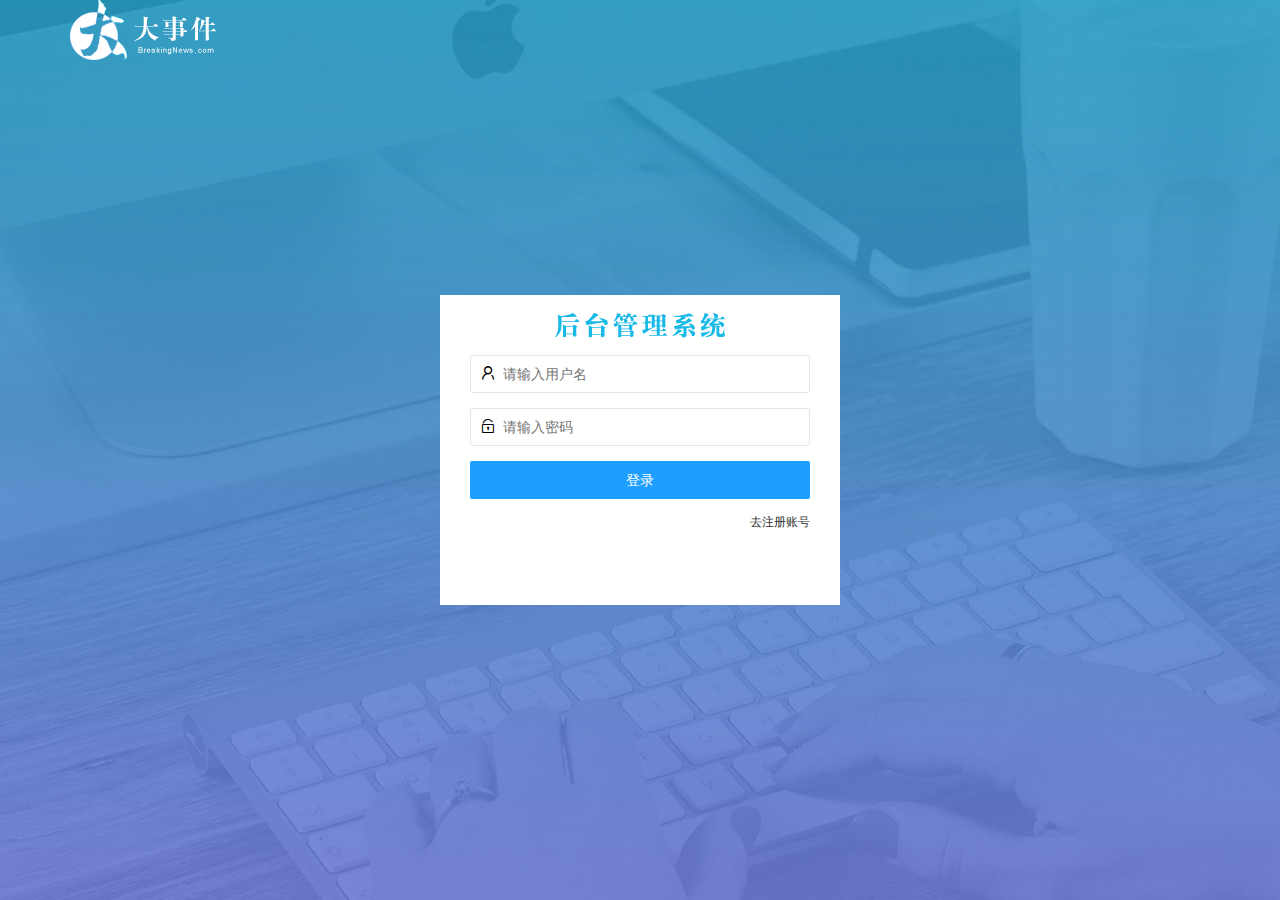
<file: login.html>
<!DOCTYPE html>
<html lang="en">

<head>
    <meta charset="UTF-8">
    <meta http-equiv="X-UA-Compatible" content="IE=edge">
    <meta name="viewport" content="width=device-width, initial-scale=1.0">
    <title>大事件-登录/注册</title>
    <link rel="stylesheet" href="assets/css/login.css">
    <!-- 导入layui样式 -->
    <link rel="stylesheet" href="/assets/lib/layui/css/layui.css">
</head>

<body>
    <!-- 头部的logo区域 -->
    <div class="layui-main">
        <img src="/assets/images/logo.png" alt="" />
    </div>
    <!-- 登录注册区域 -->
    <div class="loginAndRegBox">
        <div class="title-box"></div>
        <!-- 登录的div -->
        <div class="login-box">
            <!-- 登录的表单 -->
            <form class="layui-form" id="from_login">
                <!-- 用户名 -->
                <div class="layui-form-item">
                    <i class="layui-icon layui-icon-username"></i>
                    <input type="text" name="username" required lay-verify="required" placeholder="请输入用户名"
                        autocomplete="off" class="layui-input">
                </div>
                <!-- 用户密码 -->
                <div class="layui-form-item">
                    <i class="layui-icon layui-icon-password"></i>
                    <input type="password" name="password" required lay-verify="required|pwd" placeholder="请输入密码"
                        autocomplete="off" class="layui-input">
                </div>
                <!-- 登录按钮 -->
                <div class="layui-form-item">
                    <!-- 注意：表单提交按钮和普通的按钮的区别，就是lay-submit lay-filter属性 -->
                    <button class="layui-btn layui-btn-fluid layui-btn-normal" lay-submit>登录</button>
                </div>
                <div class="layui-form-item links">
                    <a href="javascript:;" id="link_reg">去注册账号</a>
                </div>
            </form>
            
        </div>
        <!-- 注册的div -->
        <div class="reg-box">
            <!-- 注册的表单 -->
            <form class="layui-form" id="from_reg">
                <!-- 用户名 -->
                <div class="layui-form-item">
                    <i class="layui-icon layui-icon-username"></i>
                    <input type="text" name="username" required lay-verify="required" placeholder="请输入用户名"
                        autocomplete="off" class="layui-input">
                </div>
                <!-- 用户密码 -->
                <div class="layui-form-item">
                    <i class="layui-icon layui-icon-password"></i>
                    <input type="password" name="password" required lay-verify="required|pwd" placeholder="请输入密码"
                        autocomplete="off" class="layui-input">
                </div>
                <!-- 密码确认框 -->
                <div class="layui-form-item">
                    <i class="layui-icon layui-icon-password"></i>
                    <input type="password" name="password" required lay-verify="required|pwd|repwd" placeholder="再次确认密码"
                        autocomplete="off" class="layui-input">
                </div>
                <!-- 注册按钮 -->
                <div class="layui-form-item">
                    <!-- 注意：表单提交按钮和普通的按钮的区别，就是lay-submit lay-filter属性 -->
                    <button class="layui-btn layui-btn-fluid layui-btn-normal" lay-submit>注册</button>
                </div>
                <div class="layui-form-item links">
                    <a href="javascript:;" id="link_login">去登录</a>
                </div>
            </form>
            
        </div>

    </div>
    <script src="/assets/lib/layui/layui.all.js"></script>
    <script src="/assets/lib/jquery.js"></script>
    <script src="/assets/js/baseAPI.js"></script>
    <script src="/assets/js/login.js"></script>
</body>

</html>
</file>
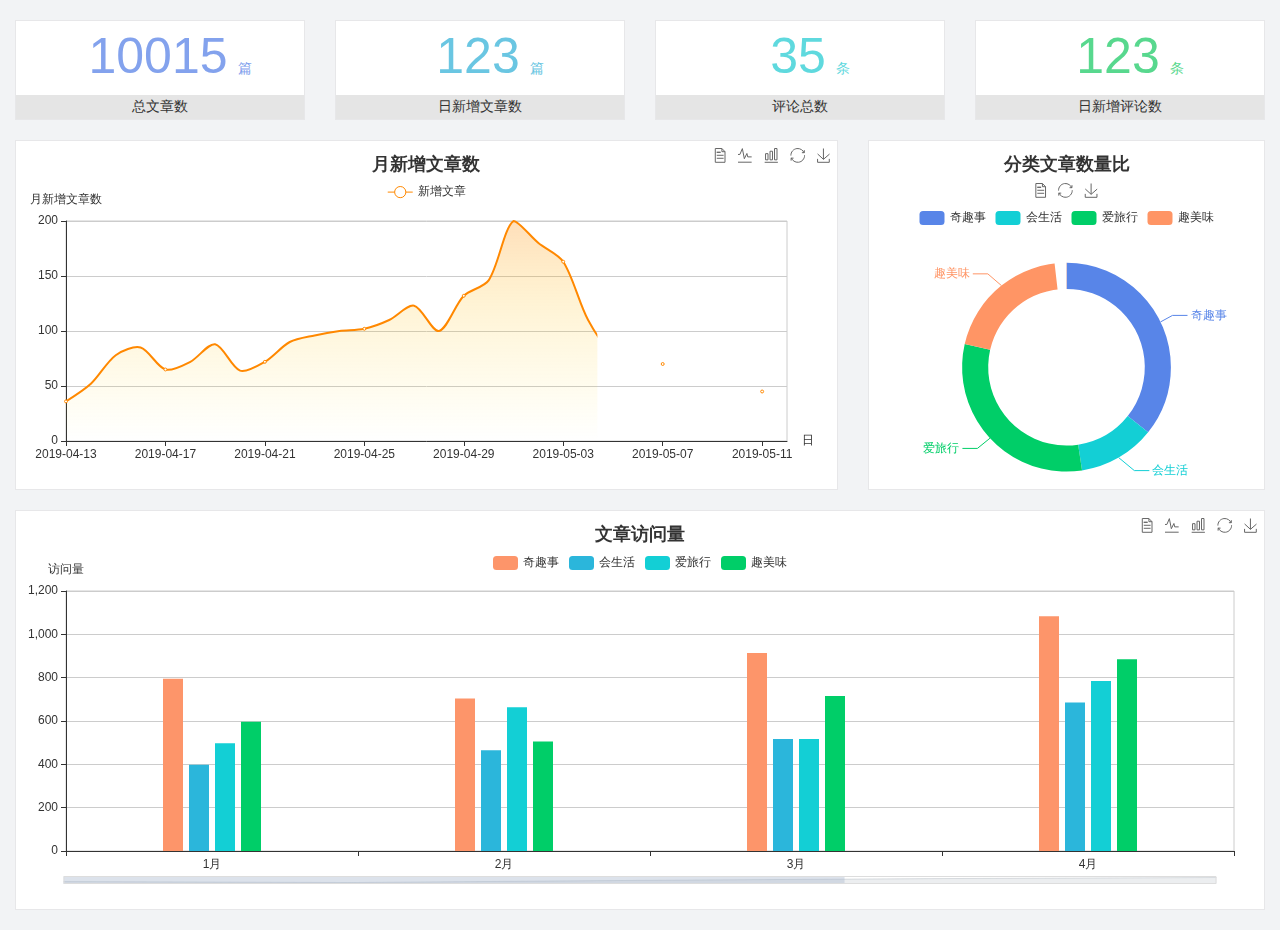
<file: home/dashboard.html>
<!DOCTYPE html>
<html lang="en">

<head>
  <meta charset="UTF-8">
  <meta name="viewport" content="width=device-width, initial-scale=1.0">
  <meta http-equiv="X-UA-Compatible" content="ie=edge">
  <title>图表统计</title>
  <link rel="stylesheet" href="../../assets/lib/bootstrap.css" />
  <link rel="stylesheet" href="../../assets/lib/main.css" />
  <script src="../../assets/lib/jquery.js"></script>
  <script type="text/javascript" src="../../assets/lib/echarts.min.js"></script>
</head>

<body>
  <div class="container-fluid">
    <div class="row spannel_list">
      <div class="col-sm-3 col-xs-6">
        <div class="spannel">
          <em>10015</em><span>篇</span>
          <b>总文章数</b>
        </div>
      </div>
      <div class="col-sm-3 col-xs-6">
        <div class="spannel scolor01">
          <em>123</em><span>篇</span>
          <b>日新增文章数</b>
        </div>
      </div>
      <div class="col-sm-3 col-xs-6">
        <div class="spannel scolor02">
          <em>35</em><span>条</span>
          <b>评论总数</b>
        </div>
      </div>
      <div class="col-sm-3 col-xs-6">
        <div class="spannel scolor03">
          <em>123</em><span>条</span>
          <b>日新增评论数</b>
        </div>
      </div>
    </div>
  </div>

  <div class="container-fluid">
    <div class="row curve-pie">
      <div class="col-lg-8 col-md-8">
        <div class="gragh_pannel" id="curve_show"></div>
      </div>
      <div class="col-lg-4 col-md-4">
        <div class="gragh_pannel" id="pie_show"></div>
      </div>
    </div>
  </div>

  <div class="container-fluid">
    <div class="column_pannel" id="column_show"></div>
  </div>

  <script>
    var oChart = echarts.init(document.getElementById('curve_show'));
    var aList_all = [
      { 'count': 36, 'date': '2019-04-13' },
      { 'count': 52, 'date': '2019-04-14' },
      { 'count': 78, 'date': '2019-04-15' },
      { 'count': 85, 'date': '2019-04-16' },
      { 'count': 65, 'date': '2019-04-17' },
      { 'count': 72, 'date': '2019-04-18' },
      { 'count': 88, 'date': '2019-04-19' },
      { 'count': 64, 'date': '2019-04-20' },
      { 'count': 72, 'date': '2019-04-21' },
      { 'count': 90, 'date': '2019-04-22' },
      { 'count': 96, 'date': '2019-04-23' },
      { 'count': 100, 'date': '2019-04-24' },
      { 'count': 102, 'date': '2019-04-25' },
      { 'count': 110, 'date': '2019-04-26' },
      { 'count': 123, 'date': '2019-04-27' },
      { 'count': 100, 'date': '2019-04-28' },
      { 'count': 132, 'date': '2019-04-29' },
      { 'count': 146, 'date': '2019-04-30' },
      { 'count': 200, 'date': '2019-05-01' },
      { 'count': 180, 'date': '2019-05-02' },
      { 'count': 163, 'date': '2019-05-03' },
      { 'count': 110, 'date': '2019-05-04' },
      { 'count': 80, 'date': '2019-05-05' },
      { 'count': 82, 'date': '2019-05-06' },
      { 'count': 70, 'date': '2019-05-07' },
      { 'count': 65, 'date': '2019-05-08' },
      { 'count': 54, 'date': '2019-05-09' },
      { 'count': 40, 'date': '2019-05-10' },
      { 'count': 45, 'date': '2019-05-11' },
      { 'count': 38, 'date': '2019-05-12' },
    ];

    let aCount = [];
    let aDate = [];

    for (var i = 0; i < aList_all.length; i++) {
      aCount.push(aList_all[i].count);
      aDate.push(aList_all[i].date);
    }

    var chartopt = {
      title: {
        text: '月新增文章数',
        left: 'center',
        top: '10'
      },
      tooltip: {
        trigger: 'axis'
      },
      legend: {
        data: ['新增文章'],
        top: '40'
      },
      toolbox: {
        show: true,
        feature: {
          mark: { show: true },
          dataView: { show: true, readOnly: false },
          magicType: { show: true, type: ['line', 'bar'] },
          restore: { show: true },
          saveAsImage: { show: true }
        }
      },
      calculable: true,
      xAxis: [
        {
          name: '日',
          type: 'category',
          boundaryGap: false,
          data: aDate
        }
      ],
      yAxis: [
        {
          name: '月新增文章数',
          type: 'value'
        }
      ],
      series: [
        {
          name: '新增文章',
          type: 'line',
          smooth: true,
          itemStyle: { normal: { areaStyle: { type: 'default' }, color: '#f80' }, lineStyle: { color: '#f80' } },
          data: aCount
        }],
      areaStyle: {
        normal: {
          color: new echarts.graphic.LinearGradient(0, 0, 0, 1, [{
            offset: 0,
            color: 'rgba(255,136,0,0.39)'
          }, {
            offset: .34,
            color: 'rgba(255,180,0,0.25)'
          }, {
            offset: 1,
            color: 'rgba(255,222,0,0.00)'
          }])

        }
      },
      grid: {
        show: true,
        x: 50,
        x2: 50,
        y: 80,
        height: 220
      }
    };

    oChart.setOption(chartopt);


    var oPie = echarts.init(document.getElementById('pie_show'));
    var oPieopt =
    {
      title: {
        top: 10,
        text: '分类文章数量比',
        x: 'center'
      },
      tooltip: {
        trigger: 'item',
        formatter: "{a} <br/>{b} : {c} ({d}%)"
      },
      color: ['#5885e8', '#13cfd5', '#00ce68', '#ff9565'],
      legend: {
        x: 'center',
        top: 65,
        data: ['奇趣事', '会生活', '爱旅行', '趣美味']
      },
      toolbox: {
        show: true,
        x: 'center',
        top: 35,
        feature: {
          mark: { show: true },
          dataView: { show: true, readOnly: false },
          magicType: {
            show: true,
            type: ['pie', 'funnel'],
            option: {
              funnel: {
                x: '25%',
                width: '50%',
                funnelAlign: 'left',
                max: 1548
              }
            }
          },
          restore: { show: true },
          saveAsImage: { show: true }
        }
      },
      calculable: true,
      series: [
        {
          name: '访问来源',
          type: 'pie',
          radius: ['45%', '60%'],
          center: ['50%', '65%'],
          data: [
            { value: 300, name: '奇趣事' },
            { value: 100, name: '会生活' },
            { value: 260, name: '爱旅行' },
            { value: 180, name: '趣美味' }
          ]
        }
      ]
    };
    oPie.setOption(oPieopt);



    var oColumn = this.echarts.init(document.getElementById('column_show'));
    var oColumnopt =
    {
      title: {
        text: '文章访问量',
        left: 'center',
        top: '10'
      },
      tooltip: {
        trigger: 'axis'
      },
      legend: {
        data: ['奇趣事', '会生活', '爱旅行', '趣美味'],
        top: '40'
      },
      toolbox: {
        show: true,
        feature: {
          mark: { show: true },
          dataView: { show: true, readOnly: false },
          magicType: { show: true, type: ['line', 'bar'] },
          restore: { show: true },
          saveAsImage: { show: true }
        }
      },
      calculable: true,
      xAxis: [
        {
          type: 'category',
          data: ['1月', '2月', '3月', '4月', '5月']
        }
      ],
      yAxis: [
        {
          name: '访问量',
          type: 'value'
        }
      ],
      series: [
        {
          name: '奇趣事',
          type: 'bar',
          barWidth: 20,
          itemStyle: {
            normal: { areaStyle: { type: 'default' }, color: '#fd956a' }
          },
          data: [800, 708, 920, 1090, 1200]
        },
        {
          name: '会生活',
          type: 'bar',
          barWidth: 20,
          itemStyle: {
            normal: { areaStyle: { type: 'default' }, color: '#2bb6db' }
          },
          data: [400, 468, 520, 690, 800]
        },
        {
          name: '爱旅行',
          type: 'bar',
          barWidth: 20,
          itemStyle: {
            normal: { areaStyle: { type: 'default' }, color: '#13cfd5' }
          },
          data: [500, 668, 520, 790, 900]
        },
        {
          name: '趣美味',
          type: 'bar',
          barWidth: 20,
          itemStyle: {
            normal: { areaStyle: { type: 'default' }, color: '#00ce68' }
          },
          data: [600, 508, 720, 890, 1000]
        }
      ],
      grid: {
        show: true,
        x: 50,
        x2: 30,
        y: 80,
        height: 260
      },
      dataZoom: [//给x轴设置滚动条
        {
          start: 0,//默认为0
          end: 100 - 1000 / 31,//默认为100
          type: 'slider',
          show: true,
          xAxisIndex: [0],
          handleSize: 0,//滑动条的 左右2个滑动条的大小
          height: 8,//组件高度
          left: 45, //左边的距离
          right: 50,//右边的距离
          bottom: 26,//右边的距离
          handleColor: '#ddd',//h滑动图标的颜色
          handleStyle: {
            borderColor: "#cacaca",
            borderWidth: "1",
            shadowBlur: 2,
            background: "#ddd",
            shadowColor: "#ddd",
          }
        }]
    };
    oColumn.setOption(oColumnopt);
  </script>
</body>

</html>
</file>
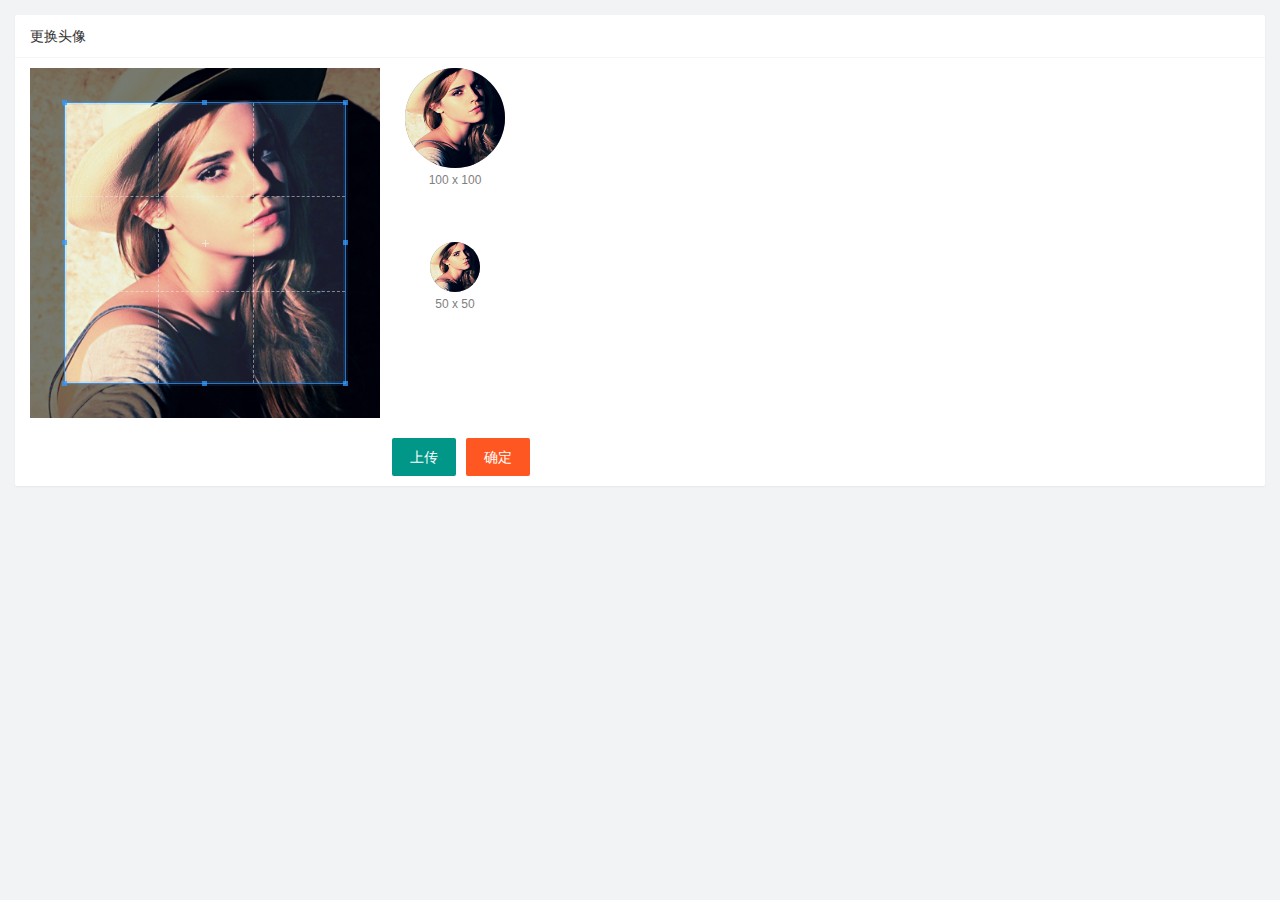
<file: user/user_avatar.html>
<!DOCTYPE html>
<html lang="en">

<head>
    <meta charset="UTF-8">
    <meta http-equiv="X-UA-Compatible" content="IE=edge">
    <meta name="viewport" content="width=device-width, initial-scale=1.0">
    <title>Document</title>
    <link rel="stylesheet" href="/assets/lib/layui/css/layui.css">
    <link rel="stylesheet" href="/assets/css/user/user_avatar.css">
    <link rel="stylesheet" href="/assets/lib/cropper/cropper.css">
</head>

<body>
    <!-- 卡片区域 -->
    <div class="layui-card">
        <div class="layui-card-header">更换头像</div>
        <div class="layui-card-body">

            <!-- 第一行的图片裁剪和预览区域 -->
            <div class="row1">
                <!-- 图片裁剪区域 -->
                <div class="cropper-box">
                    <!-- 这个 img 标签很重要，将来会把它初始化为裁剪区域 -->
                    <img id="image" src="/assets/images/sample.jpg" />
                </div>
                <!-- 图片的预览区域 -->
                <div class="preview-box">
                    <div>
                        <!-- 宽高为 100px 的预览区域 -->
                        <div class="img-preview w100"></div>
                        <p class="size">100 x 100</p>
                    </div>
                    <div>
                        <!-- 宽高为 50px 的预览区域 -->
                        <div class="img-preview w50"></div>
                        <p class="size">50 x 50</p>
                    </div>
                </div>
            </div>

            <!-- 第二行的按钮区域 -->
            <div class="row2">
                <!-- 通过accept属性，可以指定，允许用户选择什么类型的文件 -->
                <input type="file" id="file" accept="image/png,image/jpeg">
                <button type="button" class="layui-btn" id="btnChooseImage">上传</button>
                <button type="button" class="layui-btn layui-btn-danger" id="btnUpload">确定</button>
            </div>
        </div>
    </div>
    <script src="/assets/lib/layui/layui.all.js"></script>
    <script src="/assets/lib/jquery.js"></script>
    <script src="/assets/lib/cropper/Cropper.js"></script>
    <script src="/assets/lib/cropper/jquery-cropper.js"></script>
    <script src="/assets/js/baseAPI.js"></script>
    <script src="/assets/js/user/user_avatar.js"></script>
</body>

</html>
</file>
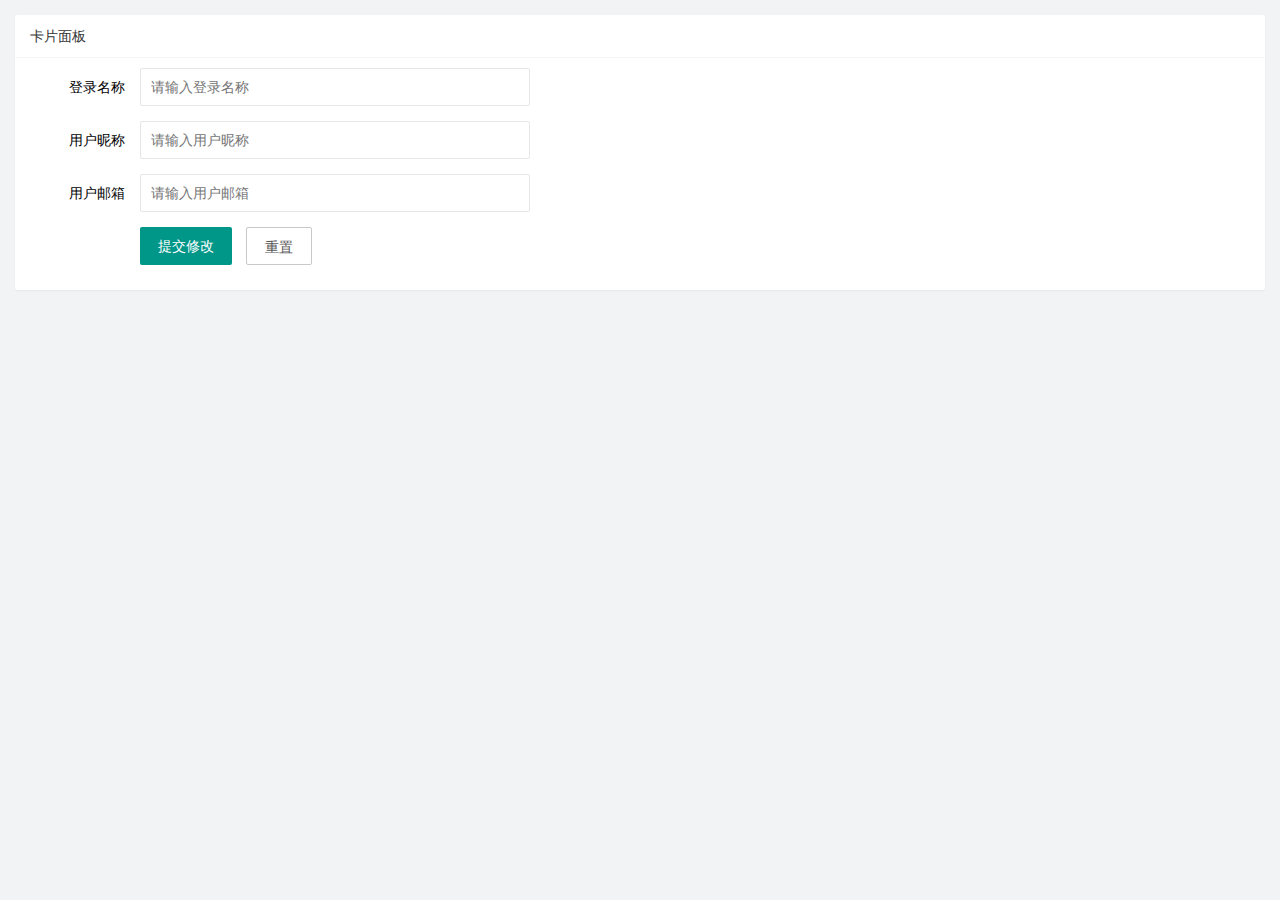
<file: user/user_info.html>
<!DOCTYPE html>
<html lang="en">
<head>
    <meta charset="UTF-8">
    <meta http-equiv="X-UA-Compatible" content="IE=edge">
    <meta name="viewport" content="width=device-width, initial-scale=1.0">
    <title>Document</title>
    <link rel="stylesheet" href="/assets/css/user/user_info.css">
    <link rel="stylesheet" href="/assets/lib/layui/css/layui.css">
</head>
<body>
    <!-- 卡片区域 -->
    <div class="layui-card">
        <div class="layui-card-header">卡片面板</div>
        <div class="layui-card-body">
            <!-- from表单区域 -->
            <form class="layui-form" lay-filter="formUserInfo">
                <!-- 这是隐藏域 -->
                <input type="hidden" name="id" value="">
                <div class="layui-form-item">
                  <label class="layui-form-label">登录名称</label>
                  <div class="layui-input-block">
                    <input type="text" name="username" required  lay-verify="required" placeholder="请输入登录名称" autocomplete="off" class="layui-input" readonly>
                  </div>
                </div>

                <div class="layui-form-item">
                    <label class="layui-form-label">用户昵称</label>
                    <div class="layui-input-block">
                      <input type="text" name="nickname" required  lay-verify="required|nickname" placeholder="请输入用户昵称" autocomplete="off" class="layui-input">
                    </div>
                  </div>

                  <div class="layui-form-item">
                    <label class="layui-form-label">用户邮箱</label>
                    <div class="layui-input-block">
                      <input type="text" name="email" required  lay-verify="required|email" placeholder="请输入用户邮箱" autocomplete="off" class="layui-input">
                    </div>
                  </div>

                  <div class="layui-form-item">
                    <div class="layui-input-block">
                      <button class="layui-btn" lay-submit lay-filter="formDemo">提交修改</button>
                      <button type="reset" class="layui-btn layui-btn-primary" id="btnReset">重置</button>
                    </div>
                  </div>
            </form>
        </div>
      </div>
      <script src="/assets/lib/layui/layui.all.js"></script>
      <script src="/assets/lib/jquery.js"></script>
      <script src="/assets/js/baseAPI.js"></script>
      <script src="/assets/js/user/user_info.js"></script>
</body>
</html>
</file>
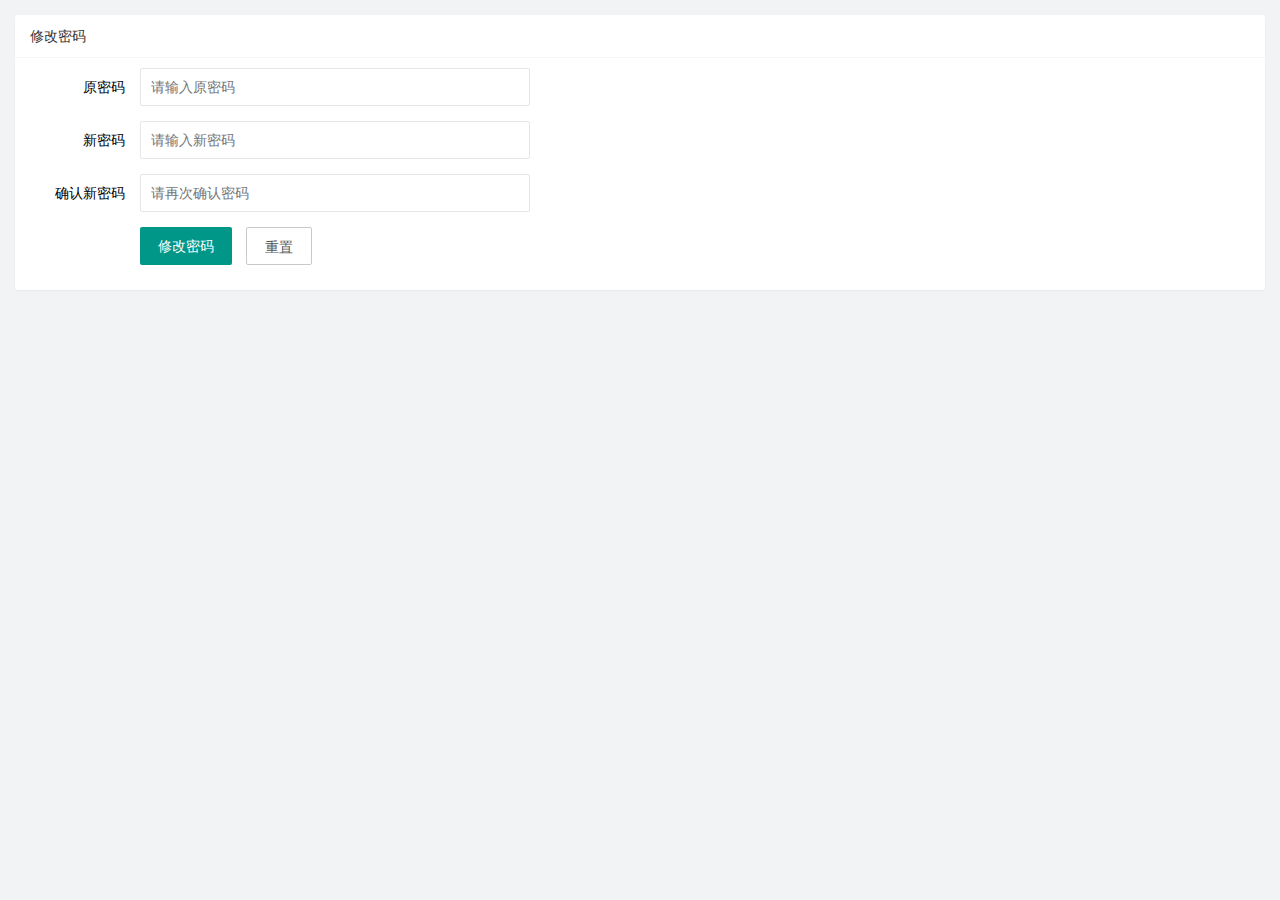
<file: user/user_pwd.html>
<!DOCTYPE html>
<html lang="en">
<head>
    <meta charset="UTF-8">
    <meta http-equiv="X-UA-Compatible" content="IE=edge">
    <meta name="viewport" content="width=device-width, initial-scale=1.0">
    <title>Document</title>
    <link rel="stylesheet" href="/assets/lib/layui/css/layui.css">
    <link rel="stylesheet" href="/assets/css/user/user_pwd.css">
</head>
<body>
    <!-- 卡片区域 -->
    <div class="layui-card">
        <div class="layui-card-header">修改密码</div>
        <div class="layui-card-body">
          
            <form class="layui-form" lay-filter="formUserInfo">
                <!-- 这是隐藏域 -->
                <input type="hidden" name="id" value="">
                <div class="layui-form-item">
                  <label class="layui-form-label">原密码</label>
                  <div class="layui-input-block">
                    <input type="password" name="oldPwd" required  lay-verify="required|pwd" placeholder="请输入原密码" autocomplete="off" class="layui-input">
                  </div>
                </div>

                <div class="layui-form-item">
                    <label class="layui-form-label">新密码</label>
                    <div class="layui-input-block">
                      <input type="password" name="newPwd" required  lay-verify="required|pwd|samePwd" placeholder="请输入新密码" autocomplete="off" class="layui-input">
                    </div>
                  </div>

                  <div class="layui-form-item">
                    <label class="layui-form-label">确认新密码</label>
                    <div class="layui-input-block">
                      <input type="password" name="rePwd" required  lay-verify="required|pwd|rePwd" placeholder="请再次确认密码" autocomplete="off" class="layui-input">
                    </div>
                  </div>

                  <div class="layui-form-item">
                    <div class="layui-input-block">
                      <button class="layui-btn" lay-submit lay-filter="formDemo">修改密码</button>
                      <button type="reset" class="layui-btn layui-btn-primary" id="btnReset">重置</button>
                    </div>
                  </div>
            </form>
        </div>
      </div>
      <script src="/assets/lib/layui/layui.all.js"></script>
      <script src="/assets/lib/jquery.js"></script>
      <script src="/assets/js/baseAPI.js"></script>
      <script src="/assets/js/user/user_pwd.js"></script>
</body>
</html>
</file>
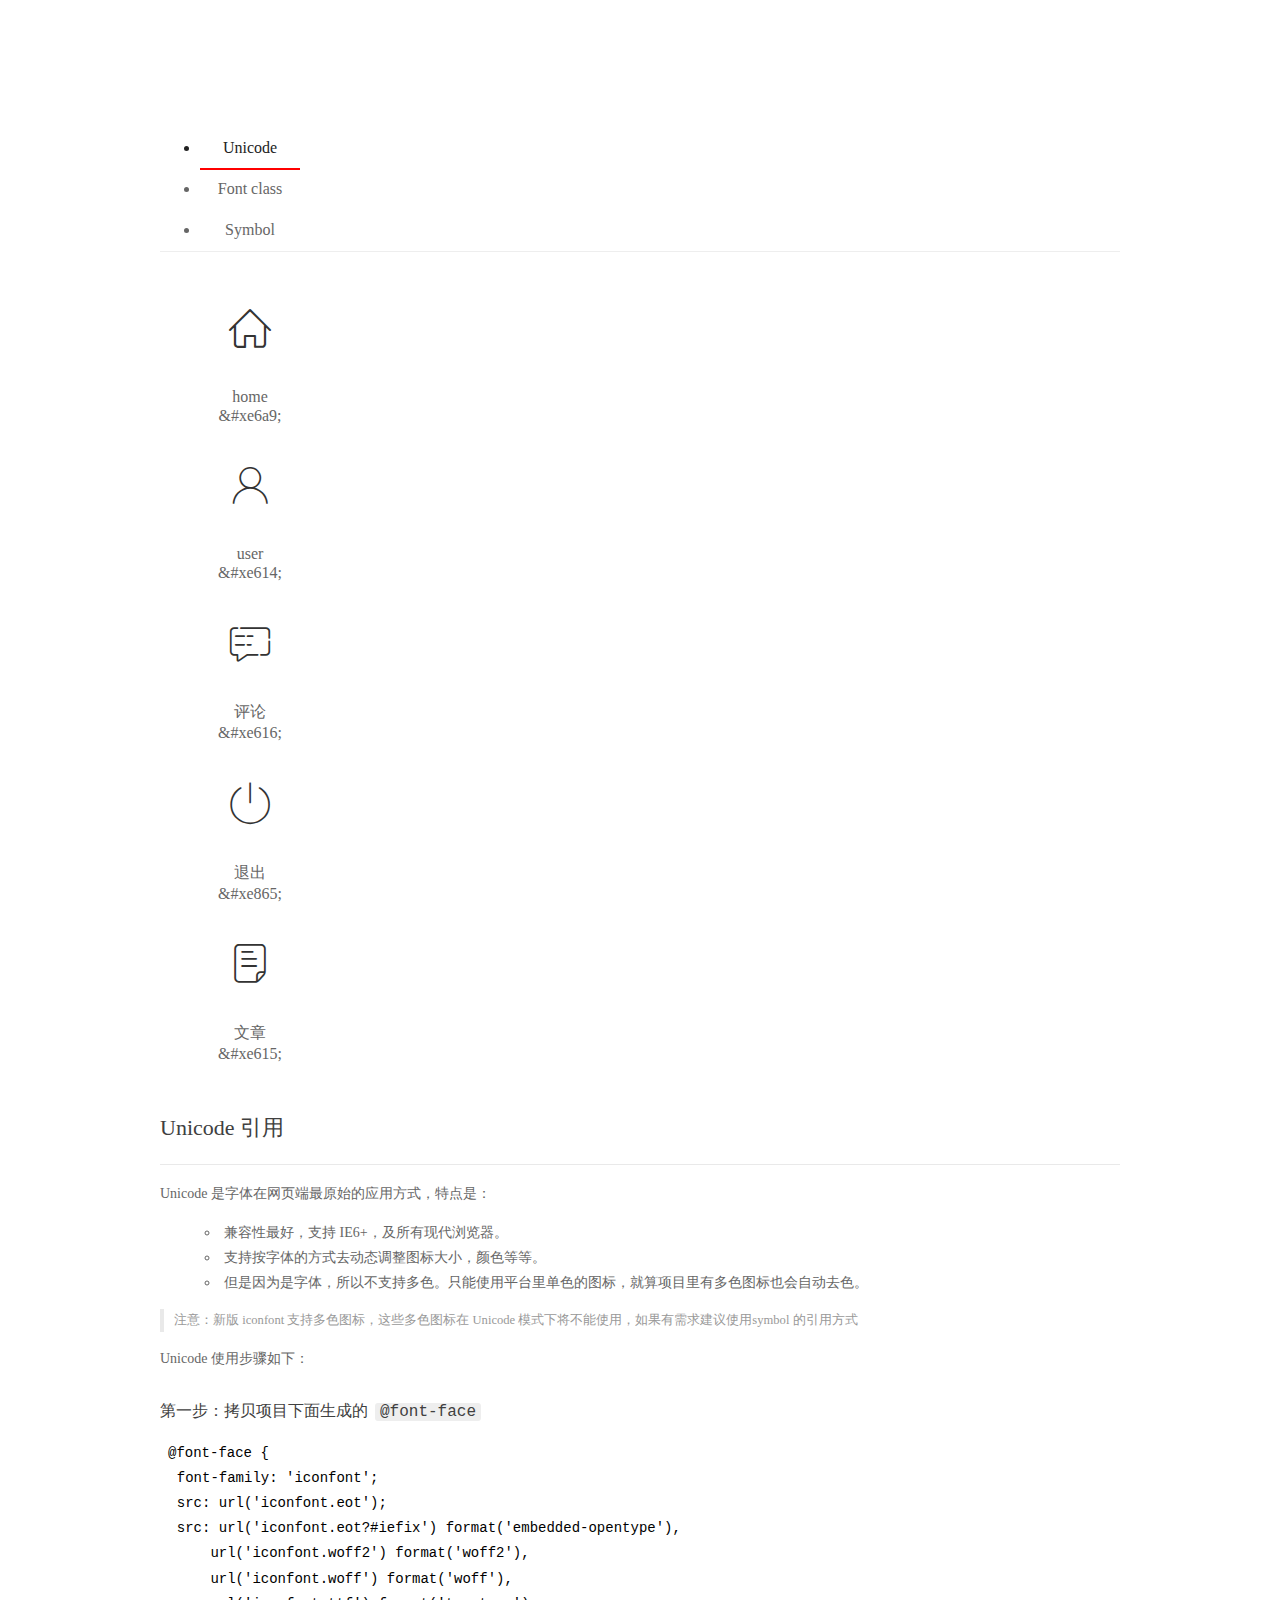
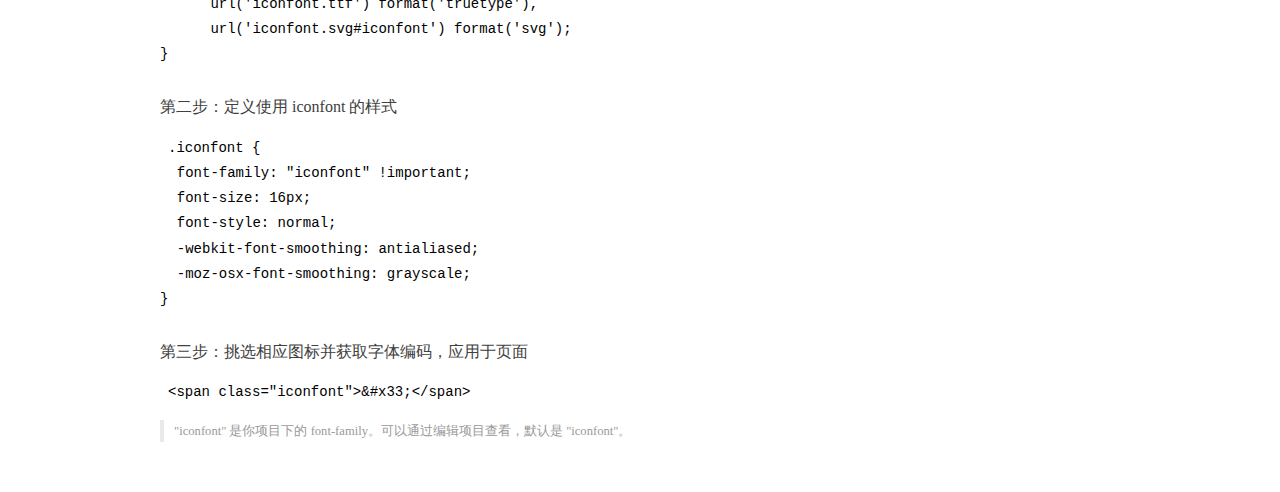
<file: assets/fonts/demo_index.html>
<!DOCTYPE html>
<html>
<head>
  <meta charset="utf-8"/>
  <title>IconFont Demo</title>
  <link rel="shortcut icon" href="https://gtms04.alicdn.com/tps/i4/TB1_oz6GVXXXXaFXpXXJDFnIXXX-64-64.ico" type="image/x-icon"/>
  <link rel="stylesheet" href="https://g.alicdn.com/thx/cube/1.3.2/cube.min.css">
  <link rel="stylesheet" href="demo.css">
  <link rel="stylesheet" href="iconfont.css">
  <script src="iconfont.js"></script>
  <!-- jQuery -->
  <script src="https://a1.alicdn.com/oss/uploads/2018/12/26/7bfddb60-08e8-11e9-9b04-53e73bb6408b.js"></script>
  <!-- 代码高亮 -->
  <script src="https://a1.alicdn.com/oss/uploads/2018/12/26/a3f714d0-08e6-11e9-8a15-ebf944d7534c.js"></script>
</head>
<body>
  <div class="main">
    <h1 class="logo"><a href="https://www.iconfont.cn/" title="iconfont 首页" target="_blank">&#xe86b;</a></h1>
    <div class="nav-tabs">
      <ul id="tabs" class="dib-box">
        <li class="dib active"><span>Unicode</span></li>
        <li class="dib"><span>Font class</span></li>
        <li class="dib"><span>Symbol</span></li>
      </ul>
      
    </div>
    <div class="tab-container">
      <div class="content unicode" style="display: block;">
          <ul class="icon_lists dib-box">
          
            <li class="dib">
              <span class="icon iconfont">&#xe6a9;</span>
                <div class="name">home</div>
                <div class="code-name">&amp;#xe6a9;</div>
              </li>
          
            <li class="dib">
              <span class="icon iconfont">&#xe614;</span>
                <div class="name">user</div>
                <div class="code-name">&amp;#xe614;</div>
              </li>
          
            <li class="dib">
              <span class="icon iconfont">&#xe616;</span>
                <div class="name">评论</div>
                <div class="code-name">&amp;#xe616;</div>
              </li>
          
            <li class="dib">
              <span class="icon iconfont">&#xe865;</span>
                <div class="name">退出</div>
                <div class="code-name">&amp;#xe865;</div>
              </li>
          
            <li class="dib">
              <span class="icon iconfont">&#xe615;</span>
                <div class="name">文章</div>
                <div class="code-name">&amp;#xe615;</div>
              </li>
          
          </ul>
          <div class="article markdown">
          <h2 id="unicode-">Unicode 引用</h2>
          <hr>

          <p>Unicode 是字体在网页端最原始的应用方式，特点是：</p>
          <ul>
            <li>兼容性最好，支持 IE6+，及所有现代浏览器。</li>
            <li>支持按字体的方式去动态调整图标大小，颜色等等。</li>
            <li>但是因为是字体，所以不支持多色。只能使用平台里单色的图标，就算项目里有多色图标也会自动去色。</li>
          </ul>
          <blockquote>
            <p>注意：新版 iconfont 支持多色图标，这些多色图标在 Unicode 模式下将不能使用，如果有需求建议使用symbol 的引用方式</p>
          </blockquote>
          <p>Unicode 使用步骤如下：</p>
          <h3 id="-font-face">第一步：拷贝项目下面生成的 <code>@font-face</code></h3>
<pre><code class="language-css"
>@font-face {
  font-family: 'iconfont';
  src: url('iconfont.eot');
  src: url('iconfont.eot?#iefix') format('embedded-opentype'),
      url('iconfont.woff2') format('woff2'),
      url('iconfont.woff') format('woff'),
      url('iconfont.ttf') format('truetype'),
      url('iconfont.svg#iconfont') format('svg');
}
</code></pre>
          <h3 id="-iconfont-">第二步：定义使用 iconfont 的样式</h3>
<pre><code class="language-css"
>.iconfont {
  font-family: "iconfont" !important;
  font-size: 16px;
  font-style: normal;
  -webkit-font-smoothing: antialiased;
  -moz-osx-font-smoothing: grayscale;
}
</code></pre>
          <h3 id="-">第三步：挑选相应图标并获取字体编码，应用于页面</h3>
<pre>
<code class="language-html"
>&lt;span class="iconfont"&gt;&amp;#x33;&lt;/span&gt;
</code></pre>
          <blockquote>
            <p>"iconfont" 是你项目下的 font-family。可以通过编辑项目查看，默认是 "iconfont"。</p>
          </blockquote>
          </div>
      </div>
      <div class="content font-class">
        <ul class="icon_lists dib-box">
          
          <li class="dib">
            <span class="icon iconfont icon-home"></span>
            <div class="name">
              home
            </div>
            <div class="code-name">.icon-home
            </div>
          </li>
          
          <li class="dib">
            <span class="icon iconfont icon-user"></span>
            <div class="name">
              user
            </div>
            <div class="code-name">.icon-user
            </div>
          </li>
          
          <li class="dib">
            <span class="icon iconfont icon-pinglun"></span>
            <div class="name">
              评论
            </div>
            <div class="code-name">.icon-pinglun
            </div>
          </li>
          
          <li class="dib">
            <span class="icon iconfont icon-tuichu"></span>
            <div class="name">
              退出
            </div>
            <div class="code-name">.icon-tuichu
            </div>
          </li>
          
          <li class="dib">
            <span class="icon iconfont icon-16"></span>
            <div class="name">
              文章
            </div>
            <div class="code-name">.icon-16
            </div>
          </li>
          
        </ul>
        <div class="article markdown">
        <h2 id="font-class-">font-class 引用</h2>
        <hr>

        <p>font-class 是 Unicode 使用方式的一种变种，主要是解决 Unicode 书写不直观，语意不明确的问题。</p>
        <p>与 Unicode 使用方式相比，具有如下特点：</p>
        <ul>
          <li>兼容性良好，支持 IE8+，及所有现代浏览器。</li>
          <li>相比于 Unicode 语意明确，书写更直观。可以很容易分辨这个 icon 是什么。</li>
          <li>因为使用 class 来定义图标，所以当要替换图标时，只需要修改 class 里面的 Unicode 引用。</li>
          <li>不过因为本质上还是使用的字体，所以多色图标还是不支持的。</li>
        </ul>
        <p>使用步骤如下：</p>
        <h3 id="-fontclass-">第一步：引入项目下面生成的 fontclass 代码：</h3>
<pre><code class="language-html">&lt;link rel="stylesheet" href="./iconfont.css"&gt;
</code></pre>
        <h3 id="-">第二步：挑选相应图标并获取类名，应用于页面：</h3>
<pre><code class="language-html">&lt;span class="iconfont icon-xxx"&gt;&lt;/span&gt;
</code></pre>
        <blockquote>
          <p>"
            iconfont" 是你项目下的 font-family。可以通过编辑项目查看，默认是 "iconfont"。</p>
        </blockquote>
      </div>
      </div>
      <div class="content symbol">
          <ul class="icon_lists dib-box">
          
            <li class="dib">
                <svg class="icon svg-icon" aria-hidden="true">
                  <use xlink:href="#icon-home"></use>
                </svg>
                <div class="name">home</div>
                <div class="code-name">#icon-home</div>
            </li>
          
            <li class="dib">
                <svg class="icon svg-icon" aria-hidden="true">
                  <use xlink:href="#icon-user"></use>
                </svg>
                <div class="name">user</div>
                <div class="code-name">#icon-user</div>
            </li>
          
            <li class="dib">
                <svg class="icon svg-icon" aria-hidden="true">
                  <use xlink:href="#icon-pinglun"></use>
                </svg>
                <div class="name">评论</div>
                <div class="code-name">#icon-pinglun</div>
            </li>
          
            <li class="dib">
                <svg class="icon svg-icon" aria-hidden="true">
                  <use xlink:href="#icon-tuichu"></use>
                </svg>
                <div class="name">退出</div>
                <div class="code-name">#icon-tuichu</div>
            </li>
          
            <li class="dib">
                <svg class="icon svg-icon" aria-hidden="true">
                  <use xlink:href="#icon-16"></use>
                </svg>
                <div class="name">文章</div>
                <div class="code-name">#icon-16</div>
            </li>
          
          </ul>
          <div class="article markdown">
          <h2 id="symbol-">Symbol 引用</h2>
          <hr>

          <p>这是一种全新的使用方式，应该说这才是未来的主流，也是平台目前推荐的用法。相关介绍可以参考这篇<a href="">文章</a>
            这种用法其实是做了一个 SVG 的集合，与另外两种相比具有如下特点：</p>
          <ul>
            <li>支持多色图标了，不再受单色限制。</li>
            <li>通过一些技巧，支持像字体那样，通过 <code>font-size</code>, <code>color</code> 来调整样式。</li>
            <li>兼容性较差，支持 IE9+，及现代浏览器。</li>
            <li>浏览器渲染 SVG 的性能一般，还不如 png。</li>
          </ul>
          <p>使用步骤如下：</p>
          <h3 id="-symbol-">第一步：引入项目下面生成的 symbol 代码：</h3>
<pre><code class="language-html">&lt;script src="./iconfont.js"&gt;&lt;/script&gt;
</code></pre>
          <h3 id="-css-">第二步：加入通用 CSS 代码（引入一次就行）：</h3>
<pre><code class="language-html">&lt;style&gt;
.icon {
  width: 1em;
  height: 1em;
  vertical-align: -0.15em;
  fill: currentColor;
  overflow: hidden;
}
&lt;/style&gt;
</code></pre>
          <h3 id="-">第三步：挑选相应图标并获取类名，应用于页面：</h3>
<pre><code class="language-html">&lt;svg class="icon" aria-hidden="true"&gt;
  &lt;use xlink:href="#icon-xxx"&gt;&lt;/use&gt;
&lt;/svg&gt;
</code></pre>
          </div>
      </div>

    </div>
  </div>
  <script>
  $(document).ready(function () {
      $('.tab-container .content:first').show()

      $('#tabs li').click(function (e) {
        var tabContent = $('.tab-container .content')
        var index = $(this).index()

        if ($(this).hasClass('active')) {
          return
        } else {
          $('#tabs li').removeClass('active')
          $(this).addClass('active')

          tabContent.hide().eq(index).fadeIn()
        }
      })
    })
  </script>
</body>
</html>
</file>
<file: assets/css/login.css>
html,body{
    margin: 0;
    padding: 0;
    height: 100%;
    width: 100%;
    background: url('/assets/images/login_bg.jpg') no-repeat center;
    background-size: cover;
}
.loginAndRegBox{
    width: 400px;
    height: 310px;
    background-color: #fff;
    position: absolute;
    left: 50%;
    top: 50%;
    transform: translate(-50%,-50%);
}
.title-box{
    height: 60px;
    background: url(/assets/images/login_title.png) no-repeat center;
}
.reg-box{
    display: none;
}
.layui-form{
    padding: 0 30px;
}
.links{
    display: flex;
    justify-content: flex-end;
}
.links a{
    font-size: 12px;
}
.layui-form-item{
    position: relative;
}
.layui-icon{
    position: absolute;
    left: 10px;
    top: 10px;
}
.layui-input{
    padding-left: 32px !important;
}
</file>
<file: assets/lib/layui/css/layui.css>
/** layui-v2.5.5 MIT License By https://www.layui.com */
 .layui-inline,img{display:inline-block;vertical-align:middle}h1,h2,h3,h4,h5,h6{font-weight:400}.layui-edge,.layui-header,.layui-inline,.layui-main{position:relative}.layui-body,.layui-edge,.layui-elip{overflow:hidden}.layui-btn,.layui-edge,.layui-inline,img{vertical-align:middle}.layui-btn,.layui-disabled,.layui-icon,.layui-unselect{-moz-user-select:none;-webkit-user-select:none;-ms-user-select:none}.layui-elip,.layui-form-checkbox span,.layui-form-pane .layui-form-label{text-overflow:ellipsis;white-space:nowrap}.layui-breadcrumb,.layui-tree-btnGroup{visibility:hidden}blockquote,body,button,dd,div,dl,dt,form,h1,h2,h3,h4,h5,h6,input,li,ol,p,pre,td,textarea,th,ul{margin:0;padding:0;-webkit-tap-highlight-color:rgba(0,0,0,0)}a:active,a:hover{outline:0}img{border:none}li{list-style:none}table{border-collapse:collapse;border-spacing:0}h4,h5,h6{font-size:100%}button,input,optgroup,option,select,textarea{font-family:inherit;font-size:inherit;font-style:inherit;font-weight:inherit;outline:0}pre{white-space:pre-wrap;white-space:-moz-pre-wrap;white-space:-pre-wrap;white-space:-o-pre-wrap;word-wrap:break-word}body{line-height:24px;font:14px Helvetica Neue,Helvetica,PingFang SC,Tahoma,Arial,sans-serif}hr{height:1px;margin:10px 0;border:0;clear:both}a{color:#333;text-decoration:none}a:hover{color:#777}a cite{font-style:normal;*cursor:pointer}.layui-border-box,.layui-border-box *{box-sizing:border-box}.layui-box,.layui-box *{box-sizing:content-box}.layui-clear{clear:both;*zoom:1}.layui-clear:after{content:'\20';clear:both;*zoom:1;display:block;height:0}.layui-inline{*display:inline;*zoom:1}.layui-edge{display:inline-block;width:0;height:0;border-width:6px;border-style:dashed;border-color:transparent}.layui-edge-top{top:-4px;border-bottom-color:#999;border-bottom-style:solid}.layui-edge-right{border-left-color:#999;border-left-style:solid}.layui-edge-bottom{top:2px;border-top-color:#999;border-top-style:solid}.layui-edge-left{border-right-color:#999;border-right-style:solid}.layui-disabled,.layui-disabled:hover{color:#d2d2d2!important;cursor:not-allowed!important}.layui-circle{border-radius:100%}.layui-show{display:block!important}.layui-hide{display:none!important}@font-face{font-family:layui-icon;src:url(../font/iconfont.eot?v=250);src:url(../font/iconfont.eot?v=250#iefix) format('embedded-opentype'),url(../font/iconfont.woff2?v=250) format('woff2'),url(../font/iconfont.woff?v=250) format('woff'),url(../font/iconfont.ttf?v=250) format('truetype'),url(../font/iconfont.svg?v=250#layui-icon) format('svg')}.layui-icon{font-family:layui-icon!important;font-size:16px;font-style:normal;-webkit-font-smoothing:antialiased;-moz-osx-font-smoothing:grayscale}.layui-icon-reply-fill:before{content:"\e611"}.layui-icon-set-fill:before{content:"\e614"}.layui-icon-menu-fill:before{content:"\e60f"}.layui-icon-search:before{content:"\e615"}.layui-icon-share:before{content:"\e641"}.layui-icon-set-sm:before{content:"\e620"}.layui-icon-engine:before{content:"\e628"}.layui-icon-close:before{content:"\1006"}.layui-icon-close-fill:before{content:"\1007"}.layui-icon-chart-screen:before{content:"\e629"}.layui-icon-star:before{content:"\e600"}.layui-icon-circle-dot:before{content:"\e617"}.layui-icon-chat:before{content:"\e606"}.layui-icon-release:before{content:"\e609"}.layui-icon-list:before{content:"\e60a"}.layui-icon-chart:before{content:"\e62c"}.layui-icon-ok-circle:before{content:"\1005"}.layui-icon-layim-theme:before{content:"\e61b"}.layui-icon-table:before{content:"\e62d"}.layui-icon-right:before{content:"\e602"}.layui-icon-left:before{content:"\e603"}.layui-icon-cart-simple:before{content:"\e698"}.layui-icon-face-cry:before{content:"\e69c"}.layui-icon-face-smile:before{content:"\e6af"}.layui-icon-survey:before{content:"\e6b2"}.layui-icon-tree:before{content:"\e62e"}.layui-icon-upload-circle:before{content:"\e62f"}.layui-icon-add-circle:before{content:"\e61f"}.layui-icon-download-circle:before{content:"\e601"}.layui-icon-templeate-1:before{content:"\e630"}.layui-icon-util:before{content:"\e631"}.layui-icon-face-surprised:before{content:"\e664"}.layui-icon-edit:before{content:"\e642"}.layui-icon-speaker:before{content:"\e645"}.layui-icon-down:before{content:"\e61a"}.layui-icon-file:before{content:"\e621"}.layui-icon-layouts:before{content:"\e632"}.layui-icon-rate-half:before{content:"\e6c9"}.layui-icon-add-circle-fine:before{content:"\e608"}.layui-icon-prev-circle:before{content:"\e633"}.layui-icon-read:before{content:"\e705"}.layui-icon-404:before{content:"\e61c"}.layui-icon-carousel:before{content:"\e634"}.layui-icon-help:before{content:"\e607"}.layui-icon-code-circle:before{content:"\e635"}.layui-icon-water:before{content:"\e636"}.layui-icon-username:before{content:"\e66f"}.layui-icon-find-fill:before{content:"\e670"}.layui-icon-about:before{content:"\e60b"}.layui-icon-location:before{content:"\e715"}.layui-icon-up:before{content:"\e619"}.layui-icon-pause:before{content:"\e651"}.layui-icon-date:before{content:"\e637"}.layui-icon-layim-uploadfile:before{content:"\e61d"}.layui-icon-delete:before{content:"\e640"}.layui-icon-play:before{content:"\e652"}.layui-icon-top:before{content:"\e604"}.layui-icon-friends:before{content:"\e612"}.layui-icon-refresh-3:before{content:"\e9aa"}.layui-icon-ok:before{content:"\e605"}.layui-icon-layer:before{content:"\e638"}.layui-icon-face-smile-fine:before{content:"\e60c"}.layui-icon-dollar:before{content:"\e659"}.layui-icon-group:before{content:"\e613"}.layui-icon-layim-download:before{content:"\e61e"}.layui-icon-picture-fine:before{content:"\e60d"}.layui-icon-link:before{content:"\e64c"}.layui-icon-diamond:before{content:"\e735"}.layui-icon-log:before{content:"\e60e"}.layui-icon-rate-solid:before{content:"\e67a"}.layui-icon-fonts-del:before{content:"\e64f"}.layui-icon-unlink:before{content:"\e64d"}.layui-icon-fonts-clear:before{content:"\e639"}.layui-icon-triangle-r:before{content:"\e623"}.layui-icon-circle:before{content:"\e63f"}.layui-icon-radio:before{content:"\e643"}.layui-icon-align-center:before{content:"\e647"}.layui-icon-align-right:before{content:"\e648"}.layui-icon-align-left:before{content:"\e649"}.layui-icon-loading-1:before{content:"\e63e"}.layui-icon-return:before{content:"\e65c"}.layui-icon-fonts-strong:before{content:"\e62b"}.layui-icon-upload:before{content:"\e67c"}.layui-icon-dialogue:before{content:"\e63a"}.layui-icon-video:before{content:"\e6ed"}.layui-icon-headset:before{content:"\e6fc"}.layui-icon-cellphone-fine:before{content:"\e63b"}.layui-icon-add-1:before{content:"\e654"}.layui-icon-face-smile-b:before{content:"\e650"}.layui-icon-fonts-html:before{content:"\e64b"}.layui-icon-form:before{content:"\e63c"}.layui-icon-cart:before{content:"\e657"}.layui-icon-camera-fill:before{content:"\e65d"}.layui-icon-tabs:before{content:"\e62a"}.layui-icon-fonts-code:before{content:"\e64e"}.layui-icon-fire:before{content:"\e756"}.layui-icon-set:before{content:"\e716"}.layui-icon-fonts-u:before{content:"\e646"}.layui-icon-triangle-d:before{content:"\e625"}.layui-icon-tips:before{content:"\e702"}.layui-icon-picture:before{content:"\e64a"}.layui-icon-more-vertical:before{content:"\e671"}.layui-icon-flag:before{content:"\e66c"}.layui-icon-loading:before{content:"\e63d"}.layui-icon-fonts-i:before{content:"\e644"}.layui-icon-refresh-1:before{content:"\e666"}.layui-icon-rmb:before{content:"\e65e"}.layui-icon-home:before{content:"\e68e"}.layui-icon-user:before{content:"\e770"}.layui-icon-notice:before{content:"\e667"}.layui-icon-login-weibo:before{content:"\e675"}.layui-icon-voice:before{content:"\e688"}.layui-icon-upload-drag:before{content:"\e681"}.layui-icon-login-qq:before{content:"\e676"}.layui-icon-snowflake:before{content:"\e6b1"}.layui-icon-file-b:before{content:"\e655"}.layui-icon-template:before{content:"\e663"}.layui-icon-auz:before{content:"\e672"}.layui-icon-console:before{content:"\e665"}.layui-icon-app:before{content:"\e653"}.layui-icon-prev:before{content:"\e65a"}.layui-icon-website:before{content:"\e7ae"}.layui-icon-next:before{content:"\e65b"}.layui-icon-component:before{content:"\e857"}.layui-icon-more:before{content:"\e65f"}.layui-icon-login-wechat:before{content:"\e677"}.layui-icon-shrink-right:before{content:"\e668"}.layui-icon-spread-left:before{content:"\e66b"}.layui-icon-camera:before{content:"\e660"}.layui-icon-note:before{content:"\e66e"}.layui-icon-refresh:before{content:"\e669"}.layui-icon-female:before{content:"\e661"}.layui-icon-male:before{content:"\e662"}.layui-icon-password:before{content:"\e673"}.layui-icon-senior:before{content:"\e674"}.layui-icon-theme:before{content:"\e66a"}.layui-icon-tread:before{content:"\e6c5"}.layui-icon-praise:before{content:"\e6c6"}.layui-icon-star-fill:before{content:"\e658"}.layui-icon-rate:before{content:"\e67b"}.layui-icon-template-1:before{content:"\e656"}.layui-icon-vercode:before{content:"\e679"}.layui-icon-cellphone:before{content:"\e678"}.layui-icon-screen-full:before{content:"\e622"}.layui-icon-screen-restore:before{content:"\e758"}.layui-icon-cols:before{content:"\e610"}.layui-icon-export:before{content:"\e67d"}.layui-icon-print:before{content:"\e66d"}.layui-icon-slider:before{content:"\e714"}.layui-icon-addition:before{content:"\e624"}.layui-icon-subtraction:before{content:"\e67e"}.layui-icon-service:before{content:"\e626"}.layui-icon-transfer:before{content:"\e691"}.layui-main{width:1140px;margin:0 auto}.layui-header{z-index:1000;height:60px}.layui-header a:hover{transition:all .5s;-webkit-transition:all .5s}.layui-side{position:fixed;left:0;top:0;bottom:0;z-index:999;width:200px;overflow-x:hidden}.layui-side-scroll{position:relative;width:220px;height:100%;overflow-x:hidden}.layui-body{position:absolute;left:200px;right:0;top:0;bottom:0;z-index:998;width:auto;overflow-y:auto;box-sizing:border-box}.layui-layout-body{overflow:hidden}.layui-layout-admin .layui-header{background-color:#23262E}.layui-layout-admin .layui-side{top:60px;width:200px;overflow-x:hidden}.layui-layout-admin .layui-body{position:fixed;top:60px;bottom:44px}.layui-layout-admin .layui-main{width:auto;margin:0 15px}.layui-layout-admin .layui-footer{position:fixed;left:200px;right:0;bottom:0;height:44px;line-height:44px;padding:0 15px;background-color:#eee}.layui-layout-admin .layui-logo{position:absolute;left:0;top:0;width:200px;height:100%;line-height:60px;text-align:center;color:#009688;font-size:16px}.layui-layout-admin .layui-header .layui-nav{background:0 0}.layui-layout-left{position:absolute!important;left:200px;top:0}.layui-layout-right{position:absolute!important;right:0;top:0}.layui-container{position:relative;margin:0 auto;padding:0 15px;box-sizing:border-box}.layui-fluid{position:relative;margin:0 auto;padding:0 15px}.layui-row:after,.layui-row:before{content:'';display:block;clear:both}.layui-col-lg1,.layui-col-lg10,.layui-col-lg11,.layui-col-lg12,.layui-col-lg2,.layui-col-lg3,.layui-col-lg4,.layui-col-lg5,.layui-col-lg6,.layui-col-lg7,.layui-col-lg8,.layui-col-lg9,.layui-col-md1,.layui-col-md10,.layui-col-md11,.layui-col-md12,.layui-col-md2,.layui-col-md3,.layui-col-md4,.layui-col-md5,.layui-col-md6,.layui-col-md7,.layui-col-md8,.layui-col-md9,.layui-col-sm1,.layui-col-sm10,.layui-col-sm11,.layui-col-sm12,.layui-col-sm2,.layui-col-sm3,.layui-col-sm4,.layui-col-sm5,.layui-col-sm6,.layui-col-sm7,.layui-col-sm8,.layui-col-sm9,.layui-col-xs1,.layui-col-xs10,.layui-col-xs11,.layui-col-xs12,.layui-col-xs2,.layui-col-xs3,.layui-col-xs4,.layui-col-xs5,.layui-col-xs6,.layui-col-xs7,.layui-col-xs8,.layui-col-xs9{position:relative;display:block;box-sizing:border-box}.layui-col-xs1,.layui-col-xs10,.layui-col-xs11,.layui-col-xs12,.layui-col-xs2,.layui-col-xs3,.layui-col-xs4,.layui-col-xs5,.layui-col-xs6,.layui-col-xs7,.layui-col-xs8,.layui-col-xs9{float:left}.layui-col-xs1{width:8.33333333%}.layui-col-xs2{width:16.66666667%}.layui-col-xs3{width:25%}.layui-col-xs4{width:33.33333333%}.layui-col-xs5{width:41.66666667%}.layui-col-xs6{width:50%}.layui-col-xs7{width:58.33333333%}.layui-col-xs8{width:66.66666667%}.layui-col-xs9{width:75%}.layui-col-xs10{width:83.33333333%}.layui-col-xs11{width:91.66666667%}.layui-col-xs12{width:100%}.layui-col-xs-offset1{margin-left:8.33333333%}.layui-col-xs-offset2{margin-left:16.66666667%}.layui-col-xs-offset3{margin-left:25%}.layui-col-xs-offset4{margin-left:33.33333333%}.layui-col-xs-offset5{margin-left:41.66666667%}.layui-col-xs-offset6{margin-left:50%}.layui-col-xs-offset7{margin-left:58.33333333%}.layui-col-xs-offset8{margin-left:66.66666667%}.layui-col-xs-offset9{margin-left:75%}.layui-col-xs-offset10{margin-left:83.33333333%}.layui-col-xs-offset11{margin-left:91.66666667%}.layui-col-xs-offset12{margin-left:100%}@media screen and (max-width:768px){.layui-hide-xs{display:none!important}.layui-show-xs-block{display:block!important}.layui-show-xs-inline{display:inline!important}.layui-show-xs-inline-block{display:inline-block!important}}@media screen and (min-width:768px){.layui-container{width:750px}.layui-hide-sm{display:none!important}.layui-show-sm-block{display:block!important}.layui-show-sm-inline{display:inline!important}.layui-show-sm-inline-block{display:inline-block!important}.layui-col-sm1,.layui-col-sm10,.layui-col-sm11,.layui-col-sm12,.layui-col-sm2,.layui-col-sm3,.layui-col-sm4,.layui-col-sm5,.layui-col-sm6,.layui-col-sm7,.layui-col-sm8,.layui-col-sm9{float:left}.layui-col-sm1{width:8.33333333%}.layui-col-sm2{width:16.66666667%}.layui-col-sm3{width:25%}.layui-col-sm4{width:33.33333333%}.layui-col-sm5{width:41.66666667%}.layui-col-sm6{width:50%}.layui-col-sm7{width:58.33333333%}.layui-col-sm8{width:66.66666667%}.layui-col-sm9{width:75%}.layui-col-sm10{width:83.33333333%}.layui-col-sm11{width:91.66666667%}.layui-col-sm12{width:100%}.layui-col-sm-offset1{margin-left:8.33333333%}.layui-col-sm-offset2{margin-left:16.66666667%}.layui-col-sm-offset3{margin-left:25%}.layui-col-sm-offset4{margin-left:33.33333333%}.layui-col-sm-offset5{margin-left:41.66666667%}.layui-col-sm-offset6{margin-left:50%}.layui-col-sm-offset7{margin-left:58.33333333%}.layui-col-sm-offset8{margin-left:66.66666667%}.layui-col-sm-offset9{margin-left:75%}.layui-col-sm-offset10{margin-left:83.33333333%}.layui-col-sm-offset11{margin-left:91.66666667%}.layui-col-sm-offset12{margin-left:100%}}@media screen and (min-width:992px){.layui-container{width:970px}.layui-hide-md{display:none!important}.layui-show-md-block{display:block!important}.layui-show-md-inline{display:inline!important}.layui-show-md-inline-block{display:inline-block!important}.layui-col-md1,.layui-col-md10,.layui-col-md11,.layui-col-md12,.layui-col-md2,.layui-col-md3,.layui-col-md4,.layui-col-md5,.layui-col-md6,.layui-col-md7,.layui-col-md8,.layui-col-md9{float:left}.layui-col-md1{width:8.33333333%}.layui-col-md2{width:16.66666667%}.layui-col-md3{width:25%}.layui-col-md4{width:33.33333333%}.layui-col-md5{width:41.66666667%}.layui-col-md6{width:50%}.layui-col-md7{width:58.33333333%}.layui-col-md8{width:66.66666667%}.layui-col-md9{width:75%}.layui-col-md10{width:83.33333333%}.layui-col-md11{width:91.66666667%}.layui-col-md12{width:100%}.layui-col-md-offset1{margin-left:8.33333333%}.layui-col-md-offset2{margin-left:16.66666667%}.layui-col-md-offset3{margin-left:25%}.layui-col-md-offset4{margin-left:33.33333333%}.layui-col-md-offset5{margin-left:41.66666667%}.layui-col-md-offset6{margin-left:50%}.layui-col-md-offset7{margin-left:58.33333333%}.layui-col-md-offset8{margin-left:66.66666667%}.layui-col-md-offset9{margin-left:75%}.layui-col-md-offset10{margin-left:83.33333333%}.layui-col-md-offset11{margin-left:91.66666667%}.layui-col-md-offset12{margin-left:100%}}@media screen and (min-width:1200px){.layui-container{width:1170px}.layui-hide-lg{display:none!important}.layui-show-lg-block{display:block!important}.layui-show-lg-inline{display:inline!important}.layui-show-lg-inline-block{display:inline-block!important}.layui-col-lg1,.layui-col-lg10,.layui-col-lg11,.layui-col-lg12,.layui-col-lg2,.layui-col-lg3,.layui-col-lg4,.layui-col-lg5,.layui-col-lg6,.layui-col-lg7,.layui-col-lg8,.layui-col-lg9{float:left}.layui-col-lg1{width:8.33333333%}.layui-col-lg2{width:16.66666667%}.layui-col-lg3{width:25%}.layui-col-lg4{width:33.33333333%}.layui-col-lg5{width:41.66666667%}.layui-col-lg6{width:50%}.layui-col-lg7{width:58.33333333%}.layui-col-lg8{width:66.66666667%}.layui-col-lg9{width:75%}.layui-col-lg10{width:83.33333333%}.layui-col-lg11{width:91.66666667%}.layui-col-lg12{width:100%}.layui-col-lg-offset1{margin-left:8.33333333%}.layui-col-lg-offset2{margin-left:16.66666667%}.layui-col-lg-offset3{margin-left:25%}.layui-col-lg-offset4{margin-left:33.33333333%}.layui-col-lg-offset5{margin-left:41.66666667%}.layui-col-lg-offset6{margin-left:50%}.layui-col-lg-offset7{margin-left:58.33333333%}.layui-col-lg-offset8{margin-left:66.66666667%}.layui-col-lg-offset9{margin-left:75%}.layui-col-lg-offset10{margin-left:83.33333333%}.layui-col-lg-offset11{margin-left:91.66666667%}.layui-col-lg-offset12{margin-left:100%}}.layui-col-space1{margin:-.5px}.layui-col-space1>*{padding:.5px}.layui-col-space3{margin:-1.5px}.layui-col-space3>*{padding:1.5px}.layui-col-space5{margin:-2.5px}.layui-col-space5>*{padding:2.5px}.layui-col-space8{margin:-3.5px}.layui-col-space8>*{padding:3.5px}.layui-col-space10{margin:-5px}.layui-col-space10>*{padding:5px}.layui-col-space12{margin:-6px}.layui-col-space12>*{padding:6px}.layui-col-space15{margin:-7.5px}.layui-col-space15>*{padding:7.5px}.layui-col-space18{margin:-9px}.layui-col-space18>*{padding:9px}.layui-col-space20{margin:-10px}.layui-col-space20>*{padding:10px}.layui-col-space22{margin:-11px}.layui-col-space22>*{padding:11px}.layui-col-space25{margin:-12.5px}.layui-col-space25>*{padding:12.5px}.layui-col-space30{margin:-15px}.layui-col-space30>*{padding:15px}.layui-btn,.layui-input,.layui-select,.layui-textarea,.layui-upload-button{outline:0;-webkit-appearance:none;transition:all .3s;-webkit-transition:all .3s;box-sizing:border-box}.layui-elem-quote{margin-bottom:10px;padding:15px;line-height:22px;border-left:5px solid #009688;border-radius:0 2px 2px 0;background-color:#f2f2f2}.layui-quote-nm{border-style:solid;border-width:1px 1px 1px 5px;background:0 0}.layui-elem-field{margin-bottom:10px;padding:0;border-width:1px;border-style:solid}.layui-elem-field legend{margin-left:20px;padding:0 10px;font-size:20px;font-weight:300}.layui-field-title{margin:10px 0 20px;border-width:1px 0 0}.layui-field-box{padding:10px 15px}.layui-field-title .layui-field-box{padding:10px 0}.layui-progress{position:relative;height:6px;border-radius:20px;background-color:#e2e2e2}.layui-progress-bar{position:absolute;left:0;top:0;width:0;max-width:100%;height:6px;border-radius:20px;text-align:right;background-color:#5FB878;transition:all .3s;-webkit-transition:all .3s}.layui-progress-big,.layui-progress-big .layui-progress-bar{height:18px;line-height:18px}.layui-progress-text{position:relative;top:-20px;line-height:18px;font-size:12px;color:#666}.layui-progress-big .layui-progress-text{position:static;padding:0 10px;color:#fff}.layui-collapse{border-width:1px;border-style:solid;border-radius:2px}.layui-colla-content,.layui-colla-item{border-top-width:1px;border-top-style:solid}.layui-colla-item:first-child{border-top:none}.layui-colla-title{position:relative;height:42px;line-height:42px;padding:0 15px 0 35px;color:#333;background-color:#f2f2f2;cursor:pointer;font-size:14px;overflow:hidden}.layui-colla-content{display:none;padding:10px 15px;line-height:22px;color:#666}.layui-colla-icon{position:absolute;left:15px;top:0;font-size:14px}.layui-card{margin-bottom:15px;border-radius:2px;background-color:#fff;box-shadow:0 1px 2px 0 rgba(0,0,0,.05)}.layui-card:last-child{margin-bottom:0}.layui-card-header{position:relative;height:42px;line-height:42px;padding:0 15px;border-bottom:1px solid #f6f6f6;color:#333;border-radius:2px 2px 0 0;font-size:14px}.layui-bg-black,.layui-bg-blue,.layui-bg-cyan,.layui-bg-green,.layui-bg-orange,.layui-bg-red{color:#fff!important}.layui-card-body{position:relative;padding:10px 15px;line-height:24px}.layui-card-body[pad15]{padding:15px}.layui-card-body[pad20]{padding:20px}.layui-card-body .layui-table{margin:5px 0}.layui-card .layui-tab{margin:0}.layui-panel-window{position:relative;padding:15px;border-radius:0;border-top:5px solid #E6E6E6;background-color:#fff}.layui-auxiliar-moving{position:fixed;left:0;right:0;top:0;bottom:0;width:100%;height:100%;background:0 0;z-index:9999999999}.layui-form-label,.layui-form-mid,.layui-form-select,.layui-input-block,.layui-input-inline,.layui-textarea{position:relative}.layui-bg-red{background-color:#FF5722!important}.layui-bg-orange{background-color:#FFB800!important}.layui-bg-green{background-color:#009688!important}.layui-bg-cyan{background-color:#2F4056!important}.layui-bg-blue{background-color:#1E9FFF!important}.layui-bg-black{background-color:#393D49!important}.layui-bg-gray{background-color:#eee!important;color:#666!important}.layui-badge-rim,.layui-colla-content,.layui-colla-item,.layui-collapse,.layui-elem-field,.layui-form-pane .layui-form-item[pane],.layui-form-pane .layui-form-label,.layui-input,.layui-layedit,.layui-layedit-tool,.layui-quote-nm,.layui-select,.layui-tab-bar,.layui-tab-card,.layui-tab-title,.layui-tab-title .layui-this:after,.layui-textarea{border-color:#e6e6e6}.layui-timeline-item:before,hr{background-color:#e6e6e6}.layui-text{line-height:22px;font-size:14px;color:#666}.layui-text h1,.layui-text h2,.layui-text h3{font-weight:500;color:#333}.layui-text h1{font-size:30px}.layui-text h2{font-size:24px}.layui-text h3{font-size:18px}.layui-text a:not(.layui-btn){color:#01AAED}.layui-text a:not(.layui-btn):hover{text-decoration:underline}.layui-text ul{padding:5px 0 5px 15px}.layui-text ul li{margin-top:5px;list-style-type:disc}.layui-text em,.layui-word-aux{color:#999!important;padding:0 5px!important}.layui-btn{display:inline-block;height:38px;line-height:38px;padding:0 18px;background-color:#009688;color:#fff;white-space:nowrap;text-align:center;font-size:14px;border:none;border-radius:2px;cursor:pointer}.layui-btn:hover{opacity:.8;filter:alpha(opacity=80);color:#fff}.layui-btn:active{opacity:1;filter:alpha(opacity=100)}.layui-btn+.layui-btn{margin-left:10px}.layui-btn-container{font-size:0}.layui-btn-container .layui-btn{margin-right:10px;margin-bottom:10px}.layui-btn-container .layui-btn+.layui-btn{margin-left:0}.layui-table .layui-btn-container .layui-btn{margin-bottom:9px}.layui-btn-radius{border-radius:100px}.layui-btn .layui-icon{margin-right:3px;font-size:18px;vertical-align:bottom;vertical-align:middle\9}.layui-btn-primary{border:1px solid #C9C9C9;background-color:#fff;color:#555}.layui-btn-primary:hover{border-color:#009688;color:#333}.layui-btn-normal{background-color:#1E9FFF}.layui-btn-warm{background-color:#FFB800}.layui-btn-danger{background-color:#FF5722}.layui-btn-checked{background-color:#5FB878}.layui-btn-disabled,.layui-btn-disabled:active,.layui-btn-disabled:hover{border:1px solid #e6e6e6;background-color:#FBFBFB;color:#C9C9C9;cursor:not-allowed;opacity:1}.layui-btn-lg{height:44px;line-height:44px;padding:0 25px;font-size:16px}.layui-btn-sm{height:30px;line-height:30px;padding:0 10px;font-size:12px}.layui-btn-sm i{font-size:16px!important}.layui-btn-xs{height:22px;line-height:22px;padding:0 5px;font-size:12px}.layui-btn-xs i{font-size:14px!important}.layui-btn-group{display:inline-block;vertical-align:middle;font-size:0}.layui-btn-group .layui-btn{margin-left:0!important;margin-right:0!important;border-left:1px solid rgba(255,255,255,.5);border-radius:0}.layui-btn-group .layui-btn-primary{border-left:none}.layui-btn-group .layui-btn-primary:hover{border-color:#C9C9C9;color:#009688}.layui-btn-group .layui-btn:first-child{border-left:none;border-radius:2px 0 0 2px}.layui-btn-group .layui-btn-primary:first-child{border-left:1px solid #c9c9c9}.layui-btn-group .layui-btn:last-child{border-radius:0 2px 2px 0}.layui-btn-group .layui-btn+.layui-btn{margin-left:0}.layui-btn-group+.layui-btn-group{margin-left:10px}.layui-btn-fluid{width:100%}.layui-input,.layui-select,.layui-textarea{height:38px;line-height:1.3;line-height:38px\9;border-width:1px;border-style:solid;background-color:#fff;border-radius:2px}.layui-input::-webkit-input-placeholder,.layui-select::-webkit-input-placeholder,.layui-textarea::-webkit-input-placeholder{line-height:1.3}.layui-input,.layui-textarea{display:block;width:100%;padding-left:10px}.layui-input:hover,.layui-textarea:hover{border-color:#D2D2D2!important}.layui-input:focus,.layui-textarea:focus{border-color:#C9C9C9!important}.layui-textarea{min-height:100px;height:auto;line-height:20px;padding:6px 10px;resize:vertical}.layui-select{padding:0 10px}.layui-form input[type=checkbox],.layui-form input[type=radio],.layui-form select{display:none}.layui-form [lay-ignore]{display:initial}.layui-form-item{margin-bottom:15px;clear:both;*zoom:1}.layui-form-item:after{content:'\20';clear:both;*zoom:1;display:block;height:0}.layui-form-label{float:left;display:block;padding:9px 15px;width:80px;font-weight:400;line-height:20px;text-align:right}.layui-form-label-col{display:block;float:none;padding:9px 0;line-height:20px;text-align:left}.layui-form-item .layui-inline{margin-bottom:5px;margin-right:10px}.layui-input-block{margin-left:110px;min-height:36px}.layui-input-inline{display:inline-block;vertical-align:middle}.layui-form-item .layui-input-inline{float:left;width:190px;margin-right:10px}.layui-form-text .layui-input-inline{width:auto}.layui-form-mid{float:left;display:block;padding:9px 0!important;line-height:20px;margin-right:10px}.layui-form-danger+.layui-form-select .layui-input,.layui-form-danger:focus{border-color:#FF5722!important}.layui-form-select .layui-input{padding-right:30px;cursor:pointer}.layui-form-select .layui-edge{position:absolute;right:10px;top:50%;margin-top:-3px;cursor:pointer;border-width:6px;border-top-color:#c2c2c2;border-top-style:solid;transition:all .3s;-webkit-transition:all .3s}.layui-form-select dl{display:none;position:absolute;left:0;top:42px;padding:5px 0;z-index:899;min-width:100%;border:1px solid #d2d2d2;max-height:300px;overflow-y:auto;background-color:#fff;border-radius:2px;box-shadow:0 2px 4px rgba(0,0,0,.12);box-sizing:border-box}.layui-form-select dl dd,.layui-form-select dl dt{padding:0 10px;line-height:36px;white-space:nowrap;overflow:hidden;text-overflow:ellipsis}.layui-form-select dl dt{font-size:12px;color:#999}.layui-form-select dl dd{cursor:pointer}.layui-form-select dl dd:hover{background-color:#f2f2f2;-webkit-transition:.5s all;transition:.5s all}.layui-form-select .layui-select-group dd{padding-left:20px}.layui-form-select dl dd.layui-select-tips{padding-left:10px!important;color:#999}.layui-form-select dl dd.layui-this{background-color:#5FB878;color:#fff}.layui-form-checkbox,.layui-form-select dl dd.layui-disabled{background-color:#fff}.layui-form-selected dl{display:block}.layui-form-checkbox,.layui-form-checkbox *,.layui-form-switch{display:inline-block;vertical-align:middle}.layui-form-selected .layui-edge{margin-top:-9px;-webkit-transform:rotate(180deg);transform:rotate(180deg);margin-top:-3px\9}:root .layui-form-selected .layui-edge{margin-top:-9px\0/IE9}.layui-form-selectup dl{top:auto;bottom:42px}.layui-select-none{margin:5px 0;text-align:center;color:#999}.layui-select-disabled .layui-disabled{border-color:#eee!important}.layui-select-disabled .layui-edge{border-top-color:#d2d2d2}.layui-form-checkbox{position:relative;height:30px;line-height:30px;margin-right:10px;padding-right:30px;cursor:pointer;font-size:0;-webkit-transition:.1s linear;transition:.1s linear;box-sizing:border-box}.layui-form-checkbox span{padding:0 10px;height:100%;font-size:14px;border-radius:2px 0 0 2px;background-color:#d2d2d2;color:#fff;overflow:hidden}.layui-form-checkbox:hover span{background-color:#c2c2c2}.layui-form-checkbox i{position:absolute;right:0;top:0;width:30px;height:28px;border:1px solid #d2d2d2;border-left:none;border-radius:0 2px 2px 0;color:#fff;font-size:20px;text-align:center}.layui-form-checkbox:hover i{border-color:#c2c2c2;color:#c2c2c2}.layui-form-checked,.layui-form-checked:hover{border-color:#5FB878}.layui-form-checked span,.layui-form-checked:hover span{background-color:#5FB878}.layui-form-checked i,.layui-form-checked:hover i{color:#5FB878}.layui-form-item .layui-form-checkbox{margin-top:4px}.layui-form-checkbox[lay-skin=primary]{height:auto!important;line-height:normal!important;min-width:18px;min-height:18px;border:none!important;margin-right:0;padding-left:28px;padding-right:0;background:0 0}.layui-form-checkbox[lay-skin=primary] span{padding-left:0;padding-right:15px;line-height:18px;background:0 0;color:#666}.layui-form-checkbox[lay-skin=primary] i{right:auto;left:0;width:16px;height:16px;line-height:16px;border:1px solid #d2d2d2;font-size:12px;border-radius:2px;background-color:#fff;-webkit-transition:.1s linear;transition:.1s linear}.layui-form-checkbox[lay-skin=primary]:hover i{border-color:#5FB878;color:#fff}.layui-form-checked[lay-skin=primary] i{border-color:#5FB878!important;background-color:#5FB878;color:#fff}.layui-checkbox-disbaled[lay-skin=primary] span{background:0 0!important;color:#c2c2c2}.layui-checkbox-disbaled[lay-skin=primary]:hover i{border-color:#d2d2d2}.layui-form-item .layui-form-checkbox[lay-skin=primary]{margin-top:10px}.layui-form-switch{position:relative;height:22px;line-height:22px;min-width:35px;padding:0 5px;margin-top:8px;border:1px solid #d2d2d2;border-radius:20px;cursor:pointer;background-color:#fff;-webkit-transition:.1s linear;transition:.1s linear}.layui-form-switch i{position:absolute;left:5px;top:3px;width:16px;height:16px;border-radius:20px;background-color:#d2d2d2;-webkit-transition:.1s linear;transition:.1s linear}.layui-form-switch em{position:relative;top:0;width:25px;margin-left:21px;padding:0!important;text-align:center!important;color:#999!important;font-style:normal!important;font-size:12px}.layui-form-onswitch{border-color:#5FB878;background-color:#5FB878}.layui-checkbox-disbaled,.layui-checkbox-disbaled i{border-color:#e2e2e2!important}.layui-form-onswitch i{left:100%;margin-left:-21px;background-color:#fff}.layui-form-onswitch em{margin-left:5px;margin-right:21px;color:#fff!important}.layui-checkbox-disbaled span{background-color:#e2e2e2!important}.layui-checkbox-disbaled:hover i{color:#fff!important}[lay-radio]{display:none}.layui-form-radio,.layui-form-radio *{display:inline-block;vertical-align:middle}.layui-form-radio{line-height:28px;margin:6px 10px 0 0;padding-right:10px;cursor:pointer;font-size:0}.layui-form-radio *{font-size:14px}.layui-form-radio>i{margin-right:8px;font-size:22px;color:#c2c2c2}.layui-form-radio>i:hover,.layui-form-radioed>i{color:#5FB878}.layui-radio-disbaled>i{color:#e2e2e2!important}.layui-form-pane .layui-form-label{width:110px;padding:8px 15px;height:38px;line-height:20px;border-width:1px;border-style:solid;border-radius:2px 0 0 2px;text-align:center;background-color:#FBFBFB;overflow:hidden;box-sizing:border-box}.layui-form-pane .layui-input-inline{margin-left:-1px}.layui-form-pane .layui-input-block{margin-left:110px;left:-1px}.layui-form-pane .layui-input{border-radius:0 2px 2px 0}.layui-form-pane .layui-form-text .layui-form-label{float:none;width:100%;border-radius:2px;box-sizing:border-box;text-align:left}.layui-form-pane .layui-form-text .layui-input-inline{display:block;margin:0;top:-1px;clear:both}.layui-form-pane .layui-form-text .layui-input-block{margin:0;left:0;top:-1px}.layui-form-pane .layui-form-text .layui-textarea{min-height:100px;border-radius:0 0 2px 2px}.layui-form-pane .layui-form-checkbox{margin:4px 0 4px 10px}.layui-form-pane .layui-form-radio,.layui-form-pane .layui-form-switch{margin-top:6px;margin-left:10px}.layui-form-pane .layui-form-item[pane]{position:relative;border-width:1px;border-style:solid}.layui-form-pane .layui-form-item[pane] .layui-form-label{position:absolute;left:0;top:0;height:100%;border-width:0 1px 0 0}.layui-form-pane .layui-form-item[pane] .layui-input-inline{margin-left:110px}@media screen and (max-width:450px){.layui-form-item .layui-form-label{text-overflow:ellipsis;overflow:hidden;white-space:nowrap}.layui-form-item .layui-inline{display:block;margin-right:0;margin-bottom:20px;clear:both}.layui-form-item .layui-inline:after{content:'\20';clear:both;display:block;height:0}.layui-form-item .layui-input-inline{display:block;float:none;left:-3px;width:auto;margin:0 0 10px 112px}.layui-form-item .layui-input-inline+.layui-form-mid{margin-left:110px;top:-5px;padding:0}.layui-form-item .layui-form-checkbox{margin-right:5px;margin-bottom:5px}}.layui-layedit{border-width:1px;border-style:solid;border-radius:2px}.layui-layedit-tool{padding:3px 5px;border-bottom-width:1px;border-bottom-style:solid;font-size:0}.layedit-tool-fixed{position:fixed;top:0;border-top:1px solid #e2e2e2}.layui-layedit-tool .layedit-tool-mid,.layui-layedit-tool .layui-icon{display:inline-block;vertical-align:middle;text-align:center;font-size:14px}.layui-layedit-tool .layui-icon{position:relative;width:32px;height:30px;line-height:30px;margin:3px 5px;color:#777;cursor:pointer;border-radius:2px}.layui-layedit-tool .layui-icon:hover{color:#393D49}.layui-layedit-tool .layui-icon:active{color:#000}.layui-layedit-tool .layedit-tool-active{background-color:#e2e2e2;color:#000}.layui-layedit-tool .layui-disabled,.layui-layedit-tool .layui-disabled:hover{color:#d2d2d2;cursor:not-allowed}.layui-layedit-tool .layedit-tool-mid{width:1px;height:18px;margin:0 10px;background-color:#d2d2d2}.layedit-tool-html{width:50px!important;font-size:30px!important}.layedit-tool-b,.layedit-tool-code,.layedit-tool-help{font-size:16px!important}.layedit-tool-d,.layedit-tool-face,.layedit-tool-image,.layedit-tool-unlink{font-size:18px!important}.layedit-tool-image input{position:absolute;font-size:0;left:0;top:0;width:100%;height:100%;opacity:.01;filter:Alpha(opacity=1);cursor:pointer}.layui-layedit-iframe iframe{display:block;width:100%}#LAY_layedit_code{overflow:hidden}.layui-laypage{display:inline-block;*display:inline;*zoom:1;vertical-align:middle;margin:10px 0;font-size:0}.layui-laypage>a:first-child,.layui-laypage>a:first-child em{border-radius:2px 0 0 2px}.layui-laypage>a:last-child,.layui-laypage>a:last-child em{border-radius:0 2px 2px 0}.layui-laypage>:first-child{margin-left:0!important}.layui-laypage>:last-child{margin-right:0!important}.layui-laypage a,.layui-laypage button,.layui-laypage input,.layui-laypage select,.layui-laypage span{border:1px solid #e2e2e2}.layui-laypage a,.layui-laypage span{display:inline-block;*display:inline;*zoom:1;vertical-align:middle;padding:0 15px;height:28px;line-height:28px;margin:0 -1px 5px 0;background-color:#fff;color:#333;font-size:12px}.layui-flow-more a *,.layui-laypage input,.layui-table-view select[lay-ignore]{display:inline-block}.layui-laypage a:hover{color:#009688}.layui-laypage em{font-style:normal}.layui-laypage .layui-laypage-spr{color:#999;font-weight:700}.layui-laypage a{text-decoration:none}.layui-laypage .layui-laypage-curr{position:relative}.layui-laypage .layui-laypage-curr em{position:relative;color:#fff}.layui-laypage .layui-laypage-curr .layui-laypage-em{position:absolute;left:-1px;top:-1px;padding:1px;width:100%;height:100%;background-color:#009688}.layui-laypage-em{border-radius:2px}.layui-laypage-next em,.layui-laypage-prev em{font-family:Sim sun;font-size:16px}.layui-laypage .layui-laypage-count,.layui-laypage .layui-laypage-limits,.layui-laypage .layui-laypage-refresh,.layui-laypage .layui-laypage-skip{margin-left:10px;margin-right:10px;padding:0;border:none}.layui-laypage .layui-laypage-limits,.layui-laypage .layui-laypage-refresh{vertical-align:top}.layui-laypage .layui-laypage-refresh i{font-size:18px;cursor:pointer}.layui-laypage select{height:22px;padding:3px;border-radius:2px;cursor:pointer}.layui-laypage .layui-laypage-skip{height:30px;line-height:30px;color:#999}.layui-laypage button,.layui-laypage input{height:30px;line-height:30px;border-radius:2px;vertical-align:top;background-color:#fff;box-sizing:border-box}.layui-laypage input{width:40px;margin:0 10px;padding:0 3px;text-align:center}.layui-laypage input:focus,.layui-laypage select:focus{border-color:#009688!important}.layui-laypage button{margin-left:10px;padding:0 10px;cursor:pointer}.layui-table,.layui-table-view{margin:10px 0}.layui-flow-more{margin:10px 0;text-align:center;color:#999;font-size:14px}.layui-flow-more a{height:32px;line-height:32px}.layui-flow-more a *{vertical-align:top}.layui-flow-more a cite{padding:0 20px;border-radius:3px;background-color:#eee;color:#333;font-style:normal}.layui-flow-more a cite:hover{opacity:.8}.layui-flow-more a i{font-size:30px;color:#737383}.layui-table{width:100%;background-color:#fff;color:#666}.layui-table tr{transition:all .3s;-webkit-transition:all .3s}.layui-table th{text-align:left;font-weight:400}.layui-table tbody tr:hover,.layui-table thead tr,.layui-table-click,.layui-table-header,.layui-table-hover,.layui-table-mend,.layui-table-patch,.layui-table-tool,.layui-table-total,.layui-table-total tr,.layui-table[lay-even] tr:nth-child(even){background-color:#f2f2f2}.layui-table td,.layui-table th,.layui-table-col-set,.layui-table-fixed-r,.layui-table-grid-down,.layui-table-header,.layui-table-page,.layui-table-tips-main,.layui-table-tool,.layui-table-total,.layui-table-view,.layui-table[lay-skin=line],.layui-table[lay-skin=row]{border-width:1px;border-style:solid;border-color:#e6e6e6}.layui-table td,.layui-table th{position:relative;padding:9px 15px;min-height:20px;line-height:20px;font-size:14px}.layui-table[lay-skin=line] td,.layui-table[lay-skin=line] th{border-width:0 0 1px}.layui-table[lay-skin=row] td,.layui-table[lay-skin=row] th{border-width:0 1px 0 0}.layui-table[lay-skin=nob] td,.layui-table[lay-skin=nob] th{border:none}.layui-table img{max-width:100px}.layui-table[lay-size=lg] td,.layui-table[lay-size=lg] th{padding:15px 30px}.layui-table-view .layui-table[lay-size=lg] .layui-table-cell{height:40px;line-height:40px}.layui-table[lay-size=sm] td,.layui-table[lay-size=sm] th{font-size:12px;padding:5px 10px}.layui-table-view .layui-table[lay-size=sm] .layui-table-cell{height:20px;line-height:20px}.layui-table[lay-data]{display:none}.layui-table-box{position:relative;overflow:hidden}.layui-table-view .layui-table{position:relative;width:auto;margin:0}.layui-table-view .layui-table[lay-skin=line]{border-width:0 1px 0 0}.layui-table-view .layui-table[lay-skin=row]{border-width:0 0 1px}.layui-table-view .layui-table td,.layui-table-view .layui-table th{padding:5px 0;border-top:none;border-left:none}.layui-table-view .layui-table th.layui-unselect .layui-table-cell span{cursor:pointer}.layui-table-view .layui-table td{cursor:default}.layui-table-view .layui-table td[data-edit=text]{cursor:text}.layui-table-view .layui-form-checkbox[lay-skin=primary] i{width:18px;height:18px}.layui-table-view .layui-form-radio{line-height:0;padding:0}.layui-table-view .layui-form-radio>i{margin:0;font-size:20px}.layui-table-init{position:absolute;left:0;top:0;width:100%;height:100%;text-align:center;z-index:110}.layui-table-init .layui-icon{position:absolute;left:50%;top:50%;margin:-15px 0 0 -15px;font-size:30px;color:#c2c2c2}.layui-table-header{border-width:0 0 1px;overflow:hidden}.layui-table-header .layui-table{margin-bottom:-1px}.layui-table-tool .layui-inline[lay-event]{position:relative;width:26px;height:26px;padding:5px;line-height:16px;margin-right:10px;text-align:center;color:#333;border:1px solid #ccc;cursor:pointer;-webkit-transition:.5s all;transition:.5s all}.layui-table-tool .layui-inline[lay-event]:hover{border:1px solid #999}.layui-table-tool-temp{padding-right:120px}.layui-table-tool-self{position:absolute;right:17px;top:10px}.layui-table-tool .layui-table-tool-self .layui-inline[lay-event]{margin:0 0 0 10px}.layui-table-tool-panel{position:absolute;top:29px;left:-1px;padding:5px 0;min-width:150px;min-height:40px;border:1px solid #d2d2d2;text-align:left;overflow-y:auto;background-color:#fff;box-shadow:0 2px 4px rgba(0,0,0,.12)}.layui-table-cell,.layui-table-tool-panel li{overflow:hidden;text-overflow:ellipsis;white-space:nowrap}.layui-table-tool-panel li{padding:0 10px;line-height:30px;-webkit-transition:.5s all;transition:.5s all}.layui-table-tool-panel li .layui-form-checkbox[lay-skin=primary]{width:100%;padding-left:28px}.layui-table-tool-panel li:hover{background-color:#f2f2f2}.layui-table-tool-panel li .layui-form-checkbox[lay-skin=primary] i{position:absolute;left:0;top:0}.layui-table-tool-panel li .layui-form-checkbox[lay-skin=primary] span{padding:0}.layui-table-tool .layui-table-tool-self .layui-table-tool-panel{left:auto;right:-1px}.layui-table-col-set{position:absolute;right:0;top:0;width:20px;height:100%;border-width:0 0 0 1px;background-color:#fff}.layui-table-sort{width:10px;height:20px;margin-left:5px;cursor:pointer!important}.layui-table-sort .layui-edge{position:absolute;left:5px;border-width:5px}.layui-table-sort .layui-table-sort-asc{top:3px;border-top:none;border-bottom-style:solid;border-bottom-color:#b2b2b2}.layui-table-sort .layui-table-sort-asc:hover{border-bottom-color:#666}.layui-table-sort .layui-table-sort-desc{bottom:5px;border-bottom:none;border-top-style:solid;border-top-color:#b2b2b2}.layui-table-sort .layui-table-sort-desc:hover{border-top-color:#666}.layui-table-sort[lay-sort=asc] .layui-table-sort-asc{border-bottom-color:#000}.layui-table-sort[lay-sort=desc] .layui-table-sort-desc{border-top-color:#000}.layui-table-cell{height:28px;line-height:28px;padding:0 15px;position:relative;box-sizing:border-box}.layui-table-cell .layui-form-checkbox[lay-skin=primary]{top:-1px;padding:0}.layui-table-cell .layui-table-link{color:#01AAED}.laytable-cell-checkbox,.laytable-cell-numbers,.laytable-cell-radio,.laytable-cell-space{padding:0;text-align:center}.layui-table-body{position:relative;overflow:auto;margin-right:-1px;margin-bottom:-1px}.layui-table-body .layui-none{line-height:26px;padding:15px;text-align:center;color:#999}.layui-table-fixed{position:absolute;left:0;top:0;z-index:101}.layui-table-fixed .layui-table-body{overflow:hidden}.layui-table-fixed-l{box-shadow:0 -1px 8px rgba(0,0,0,.08)}.layui-table-fixed-r{left:auto;right:-1px;border-width:0 0 0 1px;box-shadow:-1px 0 8px rgba(0,0,0,.08)}.layui-table-fixed-r .layui-table-header{position:relative;overflow:visible}.layui-table-mend{position:absolute;right:-49px;top:0;height:100%;width:50px}.layui-table-tool{position:relative;z-index:890;width:100%;min-height:50px;line-height:30px;padding:10px 15px;border-width:0 0 1px}.layui-table-tool .layui-btn-container{margin-bottom:-10px}.layui-table-page,.layui-table-total{border-width:1px 0 0;margin-bottom:-1px;overflow:hidden}.layui-table-page{position:relative;width:100%;padding:7px 7px 0;height:41px;font-size:12px;white-space:nowrap}.layui-table-page>div{height:26px}.layui-table-page .layui-laypage{margin:0}.layui-table-page .layui-laypage a,.layui-table-page .layui-laypage span{height:26px;line-height:26px;margin-bottom:10px;border:none;background:0 0}.layui-table-page .layui-laypage a,.layui-table-page .layui-laypage span.layui-laypage-curr{padding:0 12px}.layui-table-page .layui-laypage span{margin-left:0;padding:0}.layui-table-page .layui-laypage .layui-laypage-prev{margin-left:-7px!important}.layui-table-page .layui-laypage .layui-laypage-curr .layui-laypage-em{left:0;top:0;padding:0}.layui-table-page .layui-laypage button,.layui-table-page .layui-laypage input{height:26px;line-height:26px}.layui-table-page .layui-laypage input{width:40px}.layui-table-page .layui-laypage button{padding:0 10px}.layui-table-page select{height:18px}.layui-table-patch .layui-table-cell{padding:0;width:30px}.layui-table-edit{position:absolute;left:0;top:0;width:100%;height:100%;padding:0 14px 1px;border-radius:0;box-shadow:1px 1px 20px rgba(0,0,0,.15)}.layui-table-edit:focus{border-color:#5FB878!important}select.layui-table-edit{padding:0 0 0 10px;border-color:#C9C9C9}.layui-table-view .layui-form-checkbox,.layui-table-view .layui-form-radio,.layui-table-view .layui-form-switch{top:0;margin:0;box-sizing:content-box}.layui-table-view .layui-form-checkbox{top:-1px;height:26px;line-height:26px}.layui-table-view .layui-form-checkbox i{height:26px}.layui-table-grid .layui-table-cell{overflow:visible}.layui-table-grid-down{position:absolute;top:0;right:0;width:26px;height:100%;padding:5px 0;border-width:0 0 0 1px;text-align:center;background-color:#fff;color:#999;cursor:pointer}.layui-table-grid-down .layui-icon{position:absolute;top:50%;left:50%;margin:-8px 0 0 -8px}.layui-table-grid-down:hover{background-color:#fbfbfb}body .layui-table-tips .layui-layer-content{background:0 0;padding:0;box-shadow:0 1px 6px rgba(0,0,0,.12)}.layui-table-tips-main{margin:-44px 0 0 -1px;max-height:150px;padding:8px 15px;font-size:14px;overflow-y:scroll;background-color:#fff;color:#666}.layui-table-tips-c{position:absolute;right:-3px;top:-13px;width:20px;height:20px;padding:3px;cursor:pointer;background-color:#666;border-radius:50%;color:#fff}.layui-table-tips-c:hover{background-color:#777}.layui-table-tips-c:before{position:relative;right:-2px}.layui-upload-file{display:none!important;opacity:.01;filter:Alpha(opacity=1)}.layui-upload-drag,.layui-upload-form,.layui-upload-wrap{display:inline-block}.layui-upload-list{margin:10px 0}.layui-upload-choose{padding:0 10px;color:#999}.layui-upload-drag{position:relative;padding:30px;border:1px dashed #e2e2e2;background-color:#fff;text-align:center;cursor:pointer;color:#999}.layui-upload-drag .layui-icon{font-size:50px;color:#009688}.layui-upload-drag[lay-over]{border-color:#009688}.layui-upload-iframe{position:absolute;width:0;height:0;border:0;visibility:hidden}.layui-upload-wrap{position:relative;vertical-align:middle}.layui-upload-wrap .layui-upload-file{display:block!important;position:absolute;left:0;top:0;z-index:10;font-size:100px;width:100%;height:100%;opacity:.01;filter:Alpha(opacity=1);cursor:pointer}.layui-transfer-active,.layui-transfer-box{display:inline-block;vertical-align:middle}.layui-transfer-box,.layui-transfer-header,.layui-transfer-search{border-width:0;border-style:solid;border-color:#e6e6e6}.layui-transfer-box{position:relative;border-width:1px;width:200px;height:360px;border-radius:2px;background-color:#fff}.layui-transfer-box .layui-form-checkbox{width:100%;margin:0!important}.layui-transfer-header{height:38px;line-height:38px;padding:0 10px;border-bottom-width:1px}.layui-transfer-search{position:relative;padding:10px;border-bottom-width:1px}.layui-transfer-search .layui-input{height:32px;padding-left:30px;font-size:12px}.layui-transfer-search .layui-icon-search{position:absolute;left:20px;top:50%;margin-top:-8px;color:#666}.layui-transfer-active{margin:0 15px}.layui-transfer-active .layui-btn{display:block;margin:0;padding:0 15px;background-color:#5FB878;border-color:#5FB878;color:#fff}.layui-transfer-active .layui-btn-disabled{background-color:#FBFBFB;border-color:#e6e6e6;color:#C9C9C9}.layui-transfer-active .layui-btn:first-child{margin-bottom:15px}.layui-transfer-active .layui-btn .layui-icon{margin:0;font-size:14px!important}.layui-transfer-data{padding:5px 0;overflow:auto}.layui-transfer-data li{height:32px;line-height:32px;padding:0 10px}.layui-transfer-data li:hover{background-color:#f2f2f2;transition:.5s all}.layui-transfer-data .layui-none{padding:15px 10px;text-align:center;color:#999}.layui-nav{position:relative;padding:0 20px;background-color:#393D49;color:#fff;border-radius:2px;font-size:0;box-sizing:border-box}.layui-nav *{font-size:14px}.layui-nav .layui-nav-item{position:relative;display:inline-block;*display:inline;*zoom:1;vertical-align:middle;line-height:60px}.layui-nav .layui-nav-item a{display:block;padding:0 20px;color:#fff;color:rgba(255,255,255,.7);transition:all .3s;-webkit-transition:all .3s}.layui-nav .layui-this:after,.layui-nav-bar,.layui-nav-tree .layui-nav-itemed:after{position:absolute;left:0;top:0;width:0;height:5px;background-color:#5FB878;transition:all .2s;-webkit-transition:all .2s}.layui-nav-bar{z-index:1000}.layui-nav .layui-nav-item a:hover,.layui-nav .layui-this a{color:#fff}.layui-nav .layui-this:after{content:'';top:auto;bottom:0;width:100%}.layui-nav-img{width:30px;height:30px;margin-right:10px;border-radius:50%}.layui-nav .layui-nav-more{content:'';width:0;height:0;border-style:solid dashed dashed;border-color:#fff transparent transparent;overflow:hidden;cursor:pointer;transition:all .2s;-webkit-transition:all .2s;position:absolute;top:50%;right:3px;margin-top:-3px;border-width:6px;border-top-color:rgba(255,255,255,.7)}.layui-nav .layui-nav-mored,.layui-nav-itemed>a .layui-nav-more{margin-top:-9px;border-style:dashed dashed solid;border-color:transparent transparent #fff}.layui-nav-child{display:none;position:absolute;left:0;top:65px;min-width:100%;line-height:36px;padding:5px 0;box-shadow:0 2px 4px rgba(0,0,0,.12);border:1px solid #d2d2d2;background-color:#fff;z-index:100;border-radius:2px;white-space:nowrap}.layui-nav .layui-nav-child a{color:#333}.layui-nav .layui-nav-child a:hover{background-color:#f2f2f2;color:#000}.layui-nav-child dd{position:relative}.layui-nav .layui-nav-child dd.layui-this a,.layui-nav-child dd.layui-this{background-color:#5FB878;color:#fff}.layui-nav-child dd.layui-this:after{display:none}.layui-nav-tree{width:200px;padding:0}.layui-nav-tree .layui-nav-item{display:block;width:100%;line-height:45px}.layui-nav-tree .layui-nav-item a{position:relative;height:45px;line-height:45px;text-overflow:ellipsis;overflow:hidden;white-space:nowrap}.layui-nav-tree .layui-nav-item a:hover{background-color:#4E5465}.layui-nav-tree .layui-nav-bar{width:5px;height:0;background-color:#009688}.layui-nav-tree .layui-nav-child dd.layui-this,.layui-nav-tree .layui-nav-child dd.layui-this a,.layui-nav-tree .layui-this,.layui-nav-tree .layui-this>a,.layui-nav-tree .layui-this>a:hover{background-color:#009688;color:#fff}.layui-nav-tree .layui-this:after{display:none}.layui-nav-itemed>a,.layui-nav-tree .layui-nav-title a,.layui-nav-tree .layui-nav-title a:hover{color:#fff!important}.layui-nav-tree .layui-nav-child{position:relative;z-index:0;top:0;border:none;box-shadow:none}.layui-nav-tree .layui-nav-child a{height:40px;line-height:40px;color:#fff;color:rgba(255,255,255,.7)}.layui-nav-tree .layui-nav-child,.layui-nav-tree .layui-nav-child a:hover{background:0 0;color:#fff}.layui-nav-tree .layui-nav-more{right:10px}.layui-nav-itemed>.layui-nav-child{display:block;padding:0;background-color:rgba(0,0,0,.3)!important}.layui-nav-itemed>.layui-nav-child>.layui-this>.layui-nav-child{display:block}.layui-nav-side{position:fixed;top:0;bottom:0;left:0;overflow-x:hidden;z-index:999}.layui-bg-blue .layui-nav-bar,.layui-bg-blue .layui-nav-itemed:after,.layui-bg-blue .layui-this:after{background-color:#93D1FF}.layui-bg-blue .layui-nav-child dd.layui-this{background-color:#1E9FFF}.layui-bg-blue .layui-nav-itemed>a,.layui-nav-tree.layui-bg-blue .layui-nav-title a,.layui-nav-tree.layui-bg-blue .layui-nav-title a:hover{background-color:#007DDB!important}.layui-breadcrumb{font-size:0}.layui-breadcrumb>*{font-size:14px}.layui-breadcrumb a{color:#999!important}.layui-breadcrumb a:hover{color:#5FB878!important}.layui-breadcrumb a cite{color:#666;font-style:normal}.layui-breadcrumb span[lay-separator]{margin:0 10px;color:#999}.layui-tab{margin:10px 0;text-align:left!important}.layui-tab[overflow]>.layui-tab-title{overflow:hidden}.layui-tab-title{position:relative;left:0;height:40px;white-space:nowrap;font-size:0;border-bottom-width:1px;border-bottom-style:solid;transition:all .2s;-webkit-transition:all .2s}.layui-tab-title li{display:inline-block;*display:inline;*zoom:1;vertical-align:middle;font-size:14px;transition:all .2s;-webkit-transition:all .2s;position:relative;line-height:40px;min-width:65px;padding:0 15px;text-align:center;cursor:pointer}.layui-tab-title li a{display:block}.layui-tab-title .layui-this{color:#000}.layui-tab-title .layui-this:after{position:absolute;left:0;top:0;content:'';width:100%;height:41px;border-width:1px;border-style:solid;border-bottom-color:#fff;border-radius:2px 2px 0 0;box-sizing:border-box;pointer-events:none}.layui-tab-bar{position:absolute;right:0;top:0;z-index:10;width:30px;height:39px;line-height:39px;border-width:1px;border-style:solid;border-radius:2px;text-align:center;background-color:#fff;cursor:pointer}.layui-tab-bar .layui-icon{position:relative;display:inline-block;top:3px;transition:all .3s;-webkit-transition:all .3s}.layui-tab-item{display:none}.layui-tab-more{padding-right:30px;height:auto!important;white-space:normal!important}.layui-tab-more li.layui-this:after{border-bottom-color:#e2e2e2;border-radius:2px}.layui-tab-more .layui-tab-bar .layui-icon{top:-2px;top:3px\9;-webkit-transform:rotate(180deg);transform:rotate(180deg)}:root .layui-tab-more .layui-tab-bar .layui-icon{top:-2px\0/IE9}.layui-tab-content{padding:10px}.layui-tab-title li .layui-tab-close{position:relative;display:inline-block;width:18px;height:18px;line-height:20px;margin-left:8px;top:1px;text-align:center;font-size:14px;color:#c2c2c2;transition:all .2s;-webkit-transition:all .2s}.layui-tab-title li .layui-tab-close:hover{border-radius:2px;background-color:#FF5722;color:#fff}.layui-tab-brief>.layui-tab-title .layui-this{color:#009688}.layui-tab-brief>.layui-tab-more li.layui-this:after,.layui-tab-brief>.layui-tab-title .layui-this:after{border:none;border-radius:0;border-bottom:2px solid #5FB878}.layui-tab-brief[overflow]>.layui-tab-title .layui-this:after{top:-1px}.layui-tab-card{border-width:1px;border-style:solid;border-radius:2px;box-shadow:0 2px 5px 0 rgba(0,0,0,.1)}.layui-tab-card>.layui-tab-title{background-color:#f2f2f2}.layui-tab-card>.layui-tab-title li{margin-right:-1px;margin-left:-1px}.layui-tab-card>.layui-tab-title .layui-this{background-color:#fff}.layui-tab-card>.layui-tab-title .layui-this:after{border-top:none;border-width:1px;border-bottom-color:#fff}.layui-tab-card>.layui-tab-title .layui-tab-bar{height:40px;line-height:40px;border-radius:0;border-top:none;border-right:none}.layui-tab-card>.layui-tab-more .layui-this{background:0 0;color:#5FB878}.layui-tab-card>.layui-tab-more .layui-this:after{border:none}.layui-timeline{padding-left:5px}.layui-timeline-item{position:relative;padding-bottom:20px}.layui-timeline-axis{position:absolute;left:-5px;top:0;z-index:10;width:20px;height:20px;line-height:20px;background-color:#fff;color:#5FB878;border-radius:50%;text-align:center;cursor:pointer}.layui-timeline-axis:hover{color:#FF5722}.layui-timeline-item:before{content:'';position:absolute;left:5px;top:0;z-index:0;width:1px;height:100%}.layui-timeline-item:last-child:before{display:none}.layui-timeline-item:first-child:before{display:block}.layui-timeline-content{padding-left:25px}.layui-timeline-title{position:relative;margin-bottom:10px}.layui-badge,.layui-badge-dot,.layui-badge-rim{position:relative;display:inline-block;padding:0 6px;font-size:12px;text-align:center;background-color:#FF5722;color:#fff;border-radius:2px}.layui-badge{height:18px;line-height:18px}.layui-badge-dot{width:8px;height:8px;padding:0;border-radius:50%}.layui-badge-rim{height:18px;line-height:18px;border-width:1px;border-style:solid;background-color:#fff;color:#666}.layui-btn .layui-badge,.layui-btn .layui-badge-dot{margin-left:5px}.layui-nav .layui-badge,.layui-nav .layui-badge-dot{position:absolute;top:50%;margin:-8px 6px 0}.layui-tab-title .layui-badge,.layui-tab-title .layui-badge-dot{left:5px;top:-2px}.layui-carousel{position:relative;left:0;top:0;background-color:#f8f8f8}.layui-carousel>[carousel-item]{position:relative;width:100%;height:100%;overflow:hidden}.layui-carousel>[carousel-item]:before{position:absolute;content:'\e63d';left:50%;top:50%;width:100px;line-height:20px;margin:-10px 0 0 -50px;text-align:center;color:#c2c2c2;font-family:layui-icon!important;font-size:30px;font-style:normal;-webkit-font-smoothing:antialiased;-moz-osx-font-smoothing:grayscale}.layui-carousel>[carousel-item]>*{display:none;position:absolute;left:0;top:0;width:100%;height:100%;background-color:#f8f8f8;transition-duration:.3s;-webkit-transition-duration:.3s}.layui-carousel-updown>*{-webkit-transition:.3s ease-in-out up;transition:.3s ease-in-out up}.layui-carousel-arrow{display:none\9;opacity:0;position:absolute;left:10px;top:50%;margin-top:-18px;width:36px;height:36px;line-height:36px;text-align:center;font-size:20px;border:0;border-radius:50%;background-color:rgba(0,0,0,.2);color:#fff;-webkit-transition-duration:.3s;transition-duration:.3s;cursor:pointer}.layui-carousel-arrow[lay-type=add]{left:auto!important;right:10px}.layui-carousel:hover .layui-carousel-arrow[lay-type=add],.layui-carousel[lay-arrow=always] .layui-carousel-arrow[lay-type=add]{right:20px}.layui-carousel[lay-arrow=always] .layui-carousel-arrow{opacity:1;left:20px}.layui-carousel[lay-arrow=none] .layui-carousel-arrow{display:none}.layui-carousel-arrow:hover,.layui-carousel-ind ul:hover{background-color:rgba(0,0,0,.35)}.layui-carousel:hover .layui-carousel-arrow{display:block\9;opacity:1;left:20px}.layui-carousel-ind{position:relative;top:-35px;width:100%;line-height:0!important;text-align:center;font-size:0}.layui-carousel[lay-indicator=outside]{margin-bottom:30px}.layui-carousel[lay-indicator=outside] .layui-carousel-ind{top:10px}.layui-carousel[lay-indicator=outside] .layui-carousel-ind ul{background-color:rgba(0,0,0,.5)}.layui-carousel[lay-indicator=none] .layui-carousel-ind{display:none}.layui-carousel-ind ul{display:inline-block;padding:5px;background-color:rgba(0,0,0,.2);border-radius:10px;-webkit-transition-duration:.3s;transition-duration:.3s}.layui-carousel-ind li{display:inline-block;width:10px;height:10px;margin:0 3px;font-size:14px;background-color:#e2e2e2;background-color:rgba(255,255,255,.5);border-radius:50%;cursor:pointer;-webkit-transition-duration:.3s;transition-duration:.3s}.layui-carousel-ind li:hover{background-color:rgba(255,255,255,.7)}.layui-carousel-ind li.layui-this{background-color:#fff}.layui-carousel>[carousel-item]>.layui-carousel-next,.layui-carousel>[carousel-item]>.layui-carousel-prev,.layui-carousel>[carousel-item]>.layui-this{display:block}.layui-carousel>[carousel-item]>.layui-this{left:0}.layui-carousel>[carousel-item]>.layui-carousel-prev{left:-100%}.layui-carousel>[carousel-item]>.layui-carousel-next{left:100%}.layui-carousel>[carousel-item]>.layui-carousel-next.layui-carousel-left,.layui-carousel>[carousel-item]>.layui-carousel-prev.layui-carousel-right{left:0}.layui-carousel>[carousel-item]>.layui-this.layui-carousel-left{left:-100%}.layui-carousel>[carousel-item]>.layui-this.layui-carousel-right{left:100%}.layui-carousel[lay-anim=updown] .layui-carousel-arrow{left:50%!important;top:20px;margin:0 0 0 -18px}.layui-carousel[lay-anim=updown]>[carousel-item]>*,.layui-carousel[lay-anim=fade]>[carousel-item]>*{left:0!important}.layui-carousel[lay-anim=updown] .layui-carousel-arrow[lay-type=add]{top:auto!important;bottom:20px}.layui-carousel[lay-anim=updown] .layui-carousel-ind{position:absolute;top:50%;right:20px;width:auto;height:auto}.layui-carousel[lay-anim=updown] .layui-carousel-ind ul{padding:3px 5px}.layui-carousel[lay-anim=updown] .layui-carousel-ind li{display:block;margin:6px 0}.layui-carousel[lay-anim=updown]>[carousel-item]>.layui-this{top:0}.layui-carousel[lay-anim=updown]>[carousel-item]>.layui-carousel-prev{top:-100%}.layui-carousel[lay-anim=updown]>[carousel-item]>.layui-carousel-next{top:100%}.layui-carousel[lay-anim=updown]>[carousel-item]>.layui-carousel-next.layui-carousel-left,.layui-carousel[lay-anim=updown]>[carousel-item]>.layui-carousel-prev.layui-carousel-right{top:0}.layui-carousel[lay-anim=updown]>[carousel-item]>.layui-this.layui-carousel-left{top:-100%}.layui-carousel[lay-anim=updown]>[carousel-item]>.layui-this.layui-carousel-right{top:100%}.layui-carousel[lay-anim=fade]>[carousel-item]>.layui-carousel-next,.layui-carousel[lay-anim=fade]>[carousel-item]>.layui-carousel-prev{opacity:0}.layui-carousel[lay-anim=fade]>[carousel-item]>.layui-carousel-next.layui-carousel-left,.layui-carousel[lay-anim=fade]>[carousel-item]>.layui-carousel-prev.layui-carousel-right{opacity:1}.layui-carousel[lay-anim=fade]>[carousel-item]>.layui-this.layui-carousel-left,.layui-carousel[lay-anim=fade]>[carousel-item]>.layui-this.layui-carousel-right{opacity:0}.layui-fixbar{position:fixed;right:15px;bottom:15px;z-index:999999}.layui-fixbar li{width:50px;height:50px;line-height:50px;margin-bottom:1px;text-align:center;cursor:pointer;font-size:30px;background-color:#9F9F9F;color:#fff;border-radius:2px;opacity:.95}.layui-fixbar li:hover{opacity:.85}.layui-fixbar li:active{opacity:1}.layui-fixbar .layui-fixbar-top{display:none;font-size:40px}body .layui-util-face{border:none;background:0 0}body .layui-util-face .layui-layer-content{padding:0;background-color:#fff;color:#666;box-shadow:none}.layui-util-face .layui-layer-TipsG{display:none}.layui-util-face ul{position:relative;width:372px;padding:10px;border:1px solid #D9D9D9;background-color:#fff;box-shadow:0 0 20px rgba(0,0,0,.2)}.layui-util-face ul li{cursor:pointer;float:left;border:1px solid #e8e8e8;height:22px;width:26px;overflow:hidden;margin:-1px 0 0 -1px;padding:4px 2px;text-align:center}.layui-util-face ul li:hover{position:relative;z-index:2;border:1px solid #eb7350;background:#fff9ec}.layui-code{position:relative;margin:10px 0;padding:15px;line-height:20px;border:1px solid #ddd;border-left-width:6px;background-color:#F2F2F2;color:#333;font-family:Courier New;font-size:12px}.layui-rate,.layui-rate *{display:inline-block;vertical-align:middle}.layui-rate{padding:10px 5px 10px 0;font-size:0}.layui-rate li i.layui-icon{font-size:20px;color:#FFB800;margin-right:5px;transition:all .3s;-webkit-transition:all .3s}.layui-rate li i:hover{cursor:pointer;transform:scale(1.12);-webkit-transform:scale(1.12)}.layui-rate[readonly] li i:hover{cursor:default;transform:scale(1)}.layui-colorpicker{width:26px;height:26px;border:1px solid #e6e6e6;padding:5px;border-radius:2px;line-height:24px;display:inline-block;cursor:pointer;transition:all .3s;-webkit-transition:all .3s}.layui-colorpicker:hover{border-color:#d2d2d2}.layui-colorpicker.layui-colorpicker-lg{width:34px;height:34px;line-height:32px}.layui-colorpicker.layui-colorpicker-sm{width:24px;height:24px;line-height:22px}.layui-colorpicker.layui-colorpicker-xs{width:22px;height:22px;line-height:20px}.layui-colorpicker-trigger-bgcolor{display:block;background:url([data-uri]);border-radius:2px}.layui-colorpicker-trigger-span{display:block;height:100%;box-sizing:border-box;border:1px solid rgba(0,0,0,.15);border-radius:2px;text-align:center}.layui-colorpicker-trigger-i{display:inline-block;color:#FFF;font-size:12px}.layui-colorpicker-trigger-i.layui-icon-close{color:#999}.layui-colorpicker-main{position:absolute;z-index:66666666;width:280px;padding:7px;background:#FFF;border:1px solid #d2d2d2;border-radius:2px;box-shadow:0 2px 4px rgba(0,0,0,.12)}.layui-colorpicker-main-wrapper{height:180px;position:relative}.layui-colorpicker-basis{width:260px;height:100%;position:relative}.layui-colorpicker-basis-white{width:100%;height:100%;position:absolute;top:0;left:0;background:linear-gradient(90deg,#FFF,hsla(0,0%,100%,0))}.layui-colorpicker-basis-black{width:100%;height:100%;position:absolute;top:0;left:0;background:linear-gradient(0deg,#000,transparent)}.layui-colorpicker-basis-cursor{width:10px;height:10px;border:1px solid #FFF;border-radius:50%;position:absolute;top:-3px;right:-3px;cursor:pointer}.layui-colorpicker-side{position:absolute;top:0;right:0;width:12px;height:100%;background:linear-gradient(red,#FF0,#0F0,#0FF,#00F,#F0F,red)}.layui-colorpicker-side-slider{width:100%;height:5px;box-shadow:0 0 1px #888;box-sizing:border-box;background:#FFF;border-radius:1px;border:1px solid #f0f0f0;cursor:pointer;position:absolute;left:0}.layui-colorpicker-main-alpha{display:none;height:12px;margin-top:7px;background:url([data-uri])}.layui-colorpicker-alpha-bgcolor{height:100%;position:relative}.layui-colorpicker-alpha-slider{width:5px;height:100%;box-shadow:0 0 1px #888;box-sizing:border-box;background:#FFF;border-radius:1px;border:1px solid #f0f0f0;cursor:pointer;position:absolute;top:0}.layui-colorpicker-main-pre{padding-top:7px;font-size:0}.layui-colorpicker-pre{width:20px;height:20px;border-radius:2px;display:inline-block;margin-left:6px;margin-bottom:7px;cursor:pointer}.layui-colorpicker-pre:nth-child(11n+1){margin-left:0}.layui-colorpicker-pre-isalpha{background:url([data-uri])}.layui-colorpicker-pre.layui-this{box-shadow:0 0 3px 2px rgba(0,0,0,.15)}.layui-colorpicker-pre>div{height:100%;border-radius:2px}.layui-colorpicker-main-input{text-align:right;padding-top:7px}.layui-colorpicker-main-input .layui-btn-container .layui-btn{margin:0 0 0 10px}.layui-colorpicker-main-input div.layui-inline{float:left;margin-right:10px;font-size:14px}.layui-colorpicker-main-input input.layui-input{width:150px;height:30px;color:#666}.layui-slider{height:4px;background:#e2e2e2;border-radius:3px;position:relative;cursor:pointer}.layui-slider-bar{border-radius:3px;position:absolute;height:100%}.layui-slider-step{position:absolute;top:0;width:4px;height:4px;border-radius:50%;background:#FFF;-webkit-transform:translateX(-50%);transform:translateX(-50%)}.layui-slider-wrap{width:36px;height:36px;position:absolute;top:-16px;-webkit-transform:translateX(-50%);transform:translateX(-50%);z-index:10;text-align:center}.layui-slider-wrap-btn{width:12px;height:12px;border-radius:50%;background:#FFF;display:inline-block;vertical-align:middle;cursor:pointer;transition:.3s}.layui-slider-wrap:after{content:"";height:100%;display:inline-block;vertical-align:middle}.layui-slider-wrap-btn.layui-slider-hover,.layui-slider-wrap-btn:hover{transform:scale(1.2)}.layui-slider-wrap-btn.layui-disabled:hover{transform:scale(1)!important}.layui-slider-tips{position:absolute;top:-42px;z-index:66666666;white-space:nowrap;display:none;-webkit-transform:translateX(-50%);transform:translateX(-50%);color:#FFF;background:#000;border-radius:3px;height:25px;line-height:25px;padding:0 10px}.layui-slider-tips:after{content:'';position:absolute;bottom:-12px;left:50%;margin-left:-6px;width:0;height:0;border-width:6px;border-style:solid;border-color:#000 transparent transparent}.layui-slider-input{width:70px;height:32px;border:1px solid #e6e6e6;border-radius:3px;font-size:16px;line-height:32px;position:absolute;right:0;top:-15px}.layui-slider-input-btn{display:none;position:absolute;top:0;right:0;width:20px;height:100%;border-left:1px solid #d2d2d2}.layui-slider-input-btn i{cursor:pointer;position:absolute;right:0;bottom:0;width:20px;height:50%;font-size:12px;line-height:16px;text-align:center;color:#999}.layui-slider-input-btn i:first-child{top:0;border-bottom:1px solid #d2d2d2}.layui-slider-input-txt{height:100%;font-size:14px}.layui-slider-input-txt input{height:100%;border:none}.layui-slider-input-btn i:hover{color:#009688}.layui-slider-vertical{width:4px;margin-left:34px}.layui-slider-vertical .layui-slider-bar{width:4px}.layui-slider-vertical .layui-slider-step{top:auto;left:0;-webkit-transform:translateY(50%);transform:translateY(50%)}.layui-slider-vertical .layui-slider-wrap{top:auto;left:-16px;-webkit-transform:translateY(50%);transform:translateY(50%)}.layui-slider-vertical .layui-slider-tips{top:auto;left:2px}@media \0screen{.layui-slider-wrap-btn{margin-left:-20px}.layui-slider-vertical .layui-slider-wrap-btn{margin-left:0;margin-bottom:-20px}.layui-slider-vertical .layui-slider-tips{margin-left:-8px}.layui-slider>span{margin-left:8px}}.layui-tree{line-height:22px}.layui-tree .layui-form-checkbox{margin:0!important}.layui-tree-set{width:100%;position:relative}.layui-tree-pack{display:none;padding-left:20px;position:relative}.layui-tree-iconClick,.layui-tree-main{display:inline-block;vertical-align:middle}.layui-tree-line .layui-tree-pack{padding-left:27px}.layui-tree-line .layui-tree-set .layui-tree-set:after{content:'';position:absolute;top:14px;left:-9px;width:17px;height:0;border-top:1px dotted #c0c4cc}.layui-tree-entry{position:relative;padding:3px 0;height:20px;white-space:nowrap}.layui-tree-entry:hover{background-color:#eee}.layui-tree-line .layui-tree-entry:hover{background-color:rgba(0,0,0,0)}.layui-tree-line .layui-tree-entry:hover .layui-tree-txt{color:#999;text-decoration:underline;transition:.3s}.layui-tree-main{cursor:pointer;padding-right:10px}.layui-tree-line .layui-tree-set:before{content:'';position:absolute;top:0;left:-9px;width:0;height:100%;border-left:1px dotted #c0c4cc}.layui-tree-line .layui-tree-set.layui-tree-setLineShort:before{height:13px}.layui-tree-line .layui-tree-set.layui-tree-setHide:before{height:0}.layui-tree-iconClick{position:relative;height:20px;line-height:20px;margin:0 10px;color:#c0c4cc}.layui-tree-icon{height:12px;line-height:12px;width:12px;text-align:center;border:1px solid #c0c4cc}.layui-tree-iconClick .layui-icon{font-size:18px}.layui-tree-icon .layui-icon{font-size:12px;color:#666}.layui-tree-iconArrow{padding:0 5px}.layui-tree-iconArrow:after{content:'';position:absolute;left:4px;top:3px;z-index:100;width:0;height:0;border-width:5px;border-style:solid;border-color:transparent transparent transparent #c0c4cc;transition:.5s}.layui-tree-btnGroup,.layui-tree-editInput{position:relative;vertical-align:middle;display:inline-block}.layui-tree-spread>.layui-tree-entry>.layui-tree-iconClick>.layui-tree-iconArrow:after{transform:rotate(90deg) translate(3px,4px)}.layui-tree-txt{display:inline-block;vertical-align:middle;color:#555}.layui-tree-search{margin-bottom:15px;color:#666}.layui-tree-btnGroup .layui-icon{display:inline-block;vertical-align:middle;padding:0 2px;cursor:pointer}.layui-tree-btnGroup .layui-icon:hover{color:#999;transition:.3s}.layui-tree-entry:hover .layui-tree-btnGroup{visibility:visible}.layui-tree-editInput{height:20px;line-height:20px;padding:0 3px;border:none;background-color:rgba(0,0,0,.05)}.layui-tree-emptyText{text-align:center;color:#999}.layui-anim{-webkit-animation-duration:.3s;animation-duration:.3s;-webkit-animation-fill-mode:both;animation-fill-mode:both}.layui-anim.layui-icon{display:inline-block}.layui-anim-loop{-webkit-animation-iteration-count:infinite;animation-iteration-count:infinite}.layui-trans,.layui-trans a{transition:all .3s;-webkit-transition:all .3s}@-webkit-keyframes layui-rotate{from{-webkit-transform:rotate(0)}to{-webkit-transform:rotate(360deg)}}@keyframes layui-rotate{from{transform:rotate(0)}to{transform:rotate(360deg)}}.layui-anim-rotate{-webkit-animation-name:layui-rotate;animation-name:layui-rotate;-webkit-animation-duration:1s;animation-duration:1s;-webkit-animation-timing-function:linear;animation-timing-function:linear}@-webkit-keyframes layui-up{from{-webkit-transform:translate3d(0,100%,0);opacity:.3}to{-webkit-transform:translate3d(0,0,0);opacity:1}}@keyframes layui-up{from{transform:translate3d(0,100%,0);opacity:.3}to{transform:translate3d(0,0,0);opacity:1}}.layui-anim-up{-webkit-animation-name:layui-up;animation-name:layui-up}@-webkit-keyframes layui-upbit{from{-webkit-transform:translate3d(0,30px,0);opacity:.3}to{-webkit-transform:translate3d(0,0,0);opacity:1}}@keyframes layui-upbit{from{transform:translate3d(0,30px,0);opacity:.3}to{transform:translate3d(0,0,0);opacity:1}}.layui-anim-upbit{-webkit-animation-name:layui-upbit;animation-name:layui-upbit}@-webkit-keyframes layui-scale{0%{opacity:.3;-webkit-transform:scale(.5)}100%{opacity:1;-webkit-transform:scale(1)}}@keyframes layui-scale{0%{opacity:.3;-ms-transform:scale(.5);transform:scale(.5)}100%{opacity:1;-ms-transform:scale(1);transform:scale(1)}}.layui-anim-scale{-webkit-animation-name:layui-scale;animation-name:layui-scale}@-webkit-keyframes layui-scale-spring{0%{opacity:.5;-webkit-transform:scale(.5)}80%{opacity:.8;-webkit-transform:scale(1.1)}100%{opacity:1;-webkit-transform:scale(1)}}@keyframes layui-scale-spring{0%{opacity:.5;transform:scale(.5)}80%{opacity:.8;transform:scale(1.1)}100%{opacity:1;transform:scale(1)}}.layui-anim-scaleSpring{-webkit-animation-name:layui-scale-spring;animation-name:layui-scale-spring}@-webkit-keyframes layui-fadein{0%{opacity:0}100%{opacity:1}}@keyframes layui-fadein{0%{opacity:0}100%{opacity:1}}.layui-anim-fadein{-webkit-animation-name:layui-fadein;animation-name:layui-fadein}@-webkit-keyframes layui-fadeout{0%{opacity:1}100%{opacity:0}}@keyframes layui-fadeout{0%{opacity:1}100%{opacity:0}}.layui-anim-fadeout{-webkit-animation-name:layui-fadeout;animation-name:layui-fadeout}
</file>
<file: assets/lib/main.css>
body{
    font-family:'MicroSoft YaHei';
    background-color: #f2f3f5;
}
.main_wrap{
    position:fixed;
    width:100%;
    height:100%;
    left:0px;
    top:0px;
    background:url('../images/login_bg.jpg'); 
    background-size:100% 100%; 
  }
.header{
    width:1200px;
    overflow: hidden;
    margin:20px auto 0;
}
.heade .logo{
    float: left;
}
.header .copyright{
    float:right;
    font-size:12px;
    color:#fff;
    text-align:right;
    line-height:20px;
    margin-top:10px;
}
.login_form_con{
    position:absolute;
    left:50%;
    top:50%;
    margin-left:-200px;
    margin-top:-155px;
    width:400px;
    height:310px;
    background-color: #edeff0;
}

.login_form{
    position: relative;
}

.login_form .icon-user{
    position:absolute;
    font-size:16px;
    color:#999;
    left:46px;
    top:12px;
}
.login_form .icon-key{
    position:absolute;
    font-size:18px;
    color:#999;
    left:46px;
    top:78px;
}
.login_title{
    height:60px;
    background:url('../images/login_title.png') center center no-repeat #fff;
}
.input_txt,.input_pass,.input_sub{
    display:block;
    width:334px;
    height:37px;
    padding:0px;
    text-indent:40px;
    border:1px solid #ddd;
    margin:27px auto 0;
    outline:none;
}
.input_sub{
    margin-top:40px;
    height:42px;
    background-color: #19b9e7;
    text-indent:0px;
    font-size:18px;
    color:#fff;
    cursor: pointer;
}
.input_sub:hover{
    background-color: #08a0cc;
}

.sider{
    position:fixed;
    left:0;
    top:0;
    bottom:0;
    width:210px;
    background-color: #323745;
}
.sider .logo{
    display:block;
    height:56px;
    background-color: #242732;
    overflow: hidden;
}
.sider .logo img{
    display:block;
    margin:6px auto 0;
}
.user_info{
    height:79px;
    border-bottom:1px solid #5a5e6b;
}

.user_info img{
    float: left;
    width:40px;
    height:40px;
    border-radius:20px;
    margin:19px 0 0 30px;
}
.user_info span{
    float: left;
    width:120px;
    font-size:12px;
    color:#fff;
    margin:23px 0 0 20px;
}
.user_info b{
    float: left;
    width: 120px;
    font-weight:normal;
    font-size:12px;
    color:#adafb5;
    margin:2px 0 0 20px;
}

.menu .level01{
    height:50px;
    line-height:50px;
}
.menu .level01 a{
    display:block;
    height:50px;
    font-size:12px;
    color:#adafb5;
    overflow: hidden;
}
.menu .level01.active a{
    background-color: #1378f0;
    color:#fff;
}
.menu .level01.active i{
    color:#fff;
}

.menu .level01 a:hover{
    background-color: #1378f0;
    color:#fff;
}
.menu .level01 a:hover i{
    color:#fff;
}
.menu .level01 i{
    color:#61646f;
    font-size:22px;
    float: left;
    margin-left:26px;
}
.menu .level01 span{
    float: left;
    margin-left:10px;
}
.menu .level01 b{
    float: right;
    margin-right:20px;
    font-weight:normal;
    transform:rotate(90deg);
    transition:all 500ms ease;
}

.menu .level01 .rotate0{
    transform:rotate(0deg);
}

.menu .level02{
    background: #242732;
    display:none;
}


.menu .level02 li{
    height:40px;
    line-height:40px;
}
.menu .level02 li a{
    display:block;
    height:40px;
    font-size:12px;
    color:#adafb5;
    overflow: hidden;
}

.menu .level02 li a:hover{
    background-color: #1378f0;
    color:#fff;
}

.menu .level02 li i{
    font-size:12px;
    float: left;
    margin-left:60px;
}
.menu .level02 li span{
    font-size:12px;
    float: left;
    margin-left:5px;
}

.menu .level02 .active a{
    color:#ffae00;
}

.header_bar{
    position:fixed;
    left:210px;
    right:0;
    top:0;
    height:56px;
    background-color: #fff;
}

.main{
    position:fixed;
    left:210px;
    top:56px;
    right:0;
    bottom:0;
    background-color: #f2f3f5;
}

.search_form{
    width:218px;
    height:33px;
    border:1px solid #ddd;
    background-color: #f2f3f5;
    border-radius:16px;
    float: left;
    margin:12px 0 0 27px;
}

.search_form input{
    padding:0px;
    margin:0px;
    border:0px;
    float: left;
    background-color: #f2f3f5;
    font-size:12px;
    width:175px;
    height:31px;
    margin-left:12px;
    outline:none;
   
}

.search_form .icon-search{
    line-height:33px;
    cursor: pointer;
    font-size:18px;
    color:#abaebb;
}
.user_center_link{
    float:right;

}
.user_center_link a{
    line-height:56px;
    font-size:12px;
    color:#999;
    margin-right:15px;
}
.user_center_link a:hover{
    color:#ffae00
}

.user_center_link img{
    width:42px;
    height:42px;
    border-radius:32px;
    margin-right:10px;
}

.spannel_list{
    margin-top:20px;
}

.spannel{
	height:100px;
	overflow:hidden;
	text-align:center;
    position:relative;
    background-color: #fff;
    border:1px solid #e7e7e9;
    margin-bottom:20px;
}

.spannel em{
    font-style:normal;
	font-size:50px;
	line-height:50px;
	display:inline-block;
	margin:10px 0 0 20px;
	font-family:'Arial';
	color:#83a2ed;
}

.spannel span{
	font-size:14px;
	display:inline-block;
	color:#83a2ed;
	margin-left:10px;
}

.spannel b{
	position:absolute;
	left:0;
	bottom:0;
	width:100%;
	line-height:24px;
	background:#e5e5e5;
	color:#333;
	font-size:14px;
	font-weight:normal;
}

.scolor01 em,.scolor01 span{
	color:#6ac6e2;
}

.scolor02 em,.scolor02 span{
	color:#5fd9de;
}

.scolor03 em,.scolor03 span{
	color:#58d88e;
}


.gragh_pannel{
    height:350px;
    border:1px solid #e7e7e9;
    background-color: #fff!important; 
    margin-bottom:20px;  
}

.column_pannel{
    margin-bottom:20px;
    height:400px;
    border:1px solid #e7e7e9;
    background-color: #fff!important;   
}

.common_title{
    line-height:42px;
    background-color: #fbfbfb;
    border:1px solid #e7e7e9;
    margin-top:20px;
    text-indent: 15px;
    font-size:14px;
    color:#333;
}

.common_con{
    border:1px solid #e7e7e9;
    border-top:0px;
    background-color: #fff;
    padding-bottom:20px;
    margin-bottom:20px;
}
.opt_btns{
    margin-top:20px;
}

.mp20{
    margin-top:20px;
}

.pagination{   
   margin:0;
}

.article_form{
    margin-top:20px;
}

.form-group{
    margin-bottom:25px;
}

.form-group label{
    font-weight:normal;
    color:#666;
}

.icon-icondate{
    line-height:16px;
}

.user_pic{
    width:100px;
    height:100px;
    margin-bottom:10px;
}

.article_cover{
    width:200px;
    height:200px;
    margin-bottom:10px;
}
</file>
<file: assets/css/user/user_avatar.css>
html,body{
    margin: 0;
    padding: 0;
}
body{
    padding: 15px;
    background-color: #f2f3f5;
}

/* 设置卡片主体区域的宽度 */
.layui-card-body {
    width: 500px;
  }
  
  /* 设置按钮行的样式 */
  .row2 {
    display: flex;
    justify-content: flex-end;
    margin-top: 20px;
  }
  
  /* 设置裁剪区域的样式 */
  .cropper-box {
    width: 350px;
    height: 350px;
    background-color: cyan;
    overflow: hidden;
  }
  
  /* 设置第一个预览区域的样式 */
  .w100 {
    width: 100px;
    height: 100px;
    background-color: gray;
  }
  
  /* 设置第二个预览区域的样式 */
  .w50 {
    width: 50px;
    height: 50px;
    background-color: gray;
    margin-top: 50px;
  }
  
  /* 设置预览区域下方文本的样式 */
  .size {
    font-size: 12px;
    color: gray;
    text-align: center;
  }
  
  /* 设置图片行的样式 */
  .row1 {
    display: flex;
  }
  
  /* 设置 preview-box 区域的的样式 */
  .preview-box {
    display: flex;
    flex-direction: column;
    flex: 1;
    align-items: center;
  }
  
  /* 设置 img-preview 区域的样式 */
  .img-preview {
    overflow: hidden;
    border-radius: 50%;
  }
  #file{
      display: none;
  }
</file>
<file: assets/lib/cropper/cropper.css>
/*!
 * Cropper.js v1.5.6
 * https://fengyuanchen.github.io/cropperjs
 *
 * Copyright 2015-present Chen Fengyuan
 * Released under the MIT license
 *
 * Date: 2019-10-04T04:33:44.164Z
 */

.cropper-container {
  direction: ltr;
  font-size: 0;
  line-height: 0;
  position: relative;
  -ms-touch-action: none;
  touch-action: none;
  -webkit-user-select: none;
  -moz-user-select: none;
  -ms-user-select: none;
  user-select: none;
}

.cropper-container img {
  display: block;
  height: 100%;
  image-orientation: 0deg;
  max-height: none !important;
  max-width: none !important;
  min-height: 0 !important;
  min-width: 0 !important;
  width: 100%;
}

.cropper-wrap-box,
.cropper-canvas,
.cropper-drag-box,
.cropper-crop-box,
.cropper-modal {
  bottom: 0;
  left: 0;
  position: absolute;
  right: 0;
  top: 0;
}

.cropper-wrap-box,
.cropper-canvas {
  overflow: hidden;
}

.cropper-drag-box {
  background-color: #fff;
  opacity: 0;
}

.cropper-modal {
  background-color: #000;
  opacity: 0.5;
}

.cropper-view-box {
  display: block;
  height: 100%;
  outline: 1px solid #39f;
  outline-color: rgba(51, 153, 255, 0.75);
  overflow: hidden;
  width: 100%;
}

.cropper-dashed {
  border: 0 dashed #eee;
  display: block;
  opacity: 0.5;
  position: absolute;
}

.cropper-dashed.dashed-h {
  border-bottom-width: 1px;
  border-top-width: 1px;
  height: calc(100% / 3);
  left: 0;
  top: calc(100% / 3);
  width: 100%;
}

.cropper-dashed.dashed-v {
  border-left-width: 1px;
  border-right-width: 1px;
  height: 100%;
  left: calc(100% / 3);
  top: 0;
  width: calc(100% / 3);
}

.cropper-center {
  display: block;
  height: 0;
  left: 50%;
  opacity: 0.75;
  position: absolute;
  top: 50%;
  width: 0;
}

.cropper-center::before,
.cropper-center::after {
  background-color: #eee;
  content: ' ';
  display: block;
  position: absolute;
}

.cropper-center::before {
  height: 1px;
  left: -3px;
  top: 0;
  width: 7px;
}

.cropper-center::after {
  height: 7px;
  left: 0;
  top: -3px;
  width: 1px;
}

.cropper-face,
.cropper-line,
.cropper-point {
  display: block;
  height: 100%;
  opacity: 0.1;
  position: absolute;
  width: 100%;
}

.cropper-face {
  background-color: #fff;
  left: 0;
  top: 0;
}

.cropper-line {
  background-color: #39f;
}

.cropper-line.line-e {
  cursor: ew-resize;
  right: -3px;
  top: 0;
  width: 5px;
}

.cropper-line.line-n {
  cursor: ns-resize;
  height: 5px;
  left: 0;
  top: -3px;
}

.cropper-line.line-w {
  cursor: ew-resize;
  left: -3px;
  top: 0;
  width: 5px;
}

.cropper-line.line-s {
  bottom: -3px;
  cursor: ns-resize;
  height: 5px;
  left: 0;
}

.cropper-point {
  background-color: #39f;
  height: 5px;
  opacity: 0.75;
  width: 5px;
}

.cropper-point.point-e {
  cursor: ew-resize;
  margin-top: -3px;
  right: -3px;
  top: 50%;
}

.cropper-point.point-n {
  cursor: ns-resize;
  left: 50%;
  margin-left: -3px;
  top: -3px;
}

.cropper-point.point-w {
  cursor: ew-resize;
  left: -3px;
  margin-top: -3px;
  top: 50%;
}

.cropper-point.point-s {
  bottom: -3px;
  cursor: s-resize;
  left: 50%;
  margin-left: -3px;
}

.cropper-point.point-ne {
  cursor: nesw-resize;
  right: -3px;
  top: -3px;
}

.cropper-point.point-nw {
  cursor: nwse-resize;
  left: -3px;
  top: -3px;
}

.cropper-point.point-sw {
  bottom: -3px;
  cursor: nesw-resize;
  left: -3px;
}

.cropper-point.point-se {
  bottom: -3px;
  cursor: nwse-resize;
  height: 20px;
  opacity: 1;
  right: -3px;
  width: 20px;
}

@media (min-width: 768px) {
  .cropper-point.point-se {
    height: 15px;
    width: 15px;
  }
}

@media (min-width: 992px) {
  .cropper-point.point-se {
    height: 10px;
    width: 10px;
  }
}

@media (min-width: 1200px) {
  .cropper-point.point-se {
    height: 5px;
    opacity: 0.75;
    width: 5px;
  }
}

.cropper-point.point-se::before {
  background-color: #39f;
  bottom: -50%;
  content: ' ';
  display: block;
  height: 200%;
  opacity: 0;
  position: absolute;
  right: -50%;
  width: 200%;
}

.cropper-invisible {
  opacity: 0;
}

.cropper-bg {
  background-image: url('[data-uri]');
}

.cropper-hide {
  display: block;
  height: 0;
  position: absolute;
  width: 0;
}

.cropper-hidden {
  display: none !important;
}

.cropper-move {
  cursor: move;
}

.cropper-crop {
  cursor: crosshair;
}

.cropper-disabled .cropper-drag-box,
.cropper-disabled .cropper-face,
.cropper-disabled .cropper-line,
.cropper-disabled .cropper-point {
  cursor: not-allowed;
}
</file>
<file: assets/css/user/user_info.css>
html,body{
    margin: 0;
    padding: 0;
}

body {
    background-color: #f2f3f5;
    padding: 15px !important;
}
.layui-form {
    width: 500px;
}
</file>
<file: assets/css/user/user_pwd.css>
html,body{
    margin: 0;
    padding: 0;
}

body {
    background-color: #f2f3f5;
    padding: 15px !important;
}
.layui-form {
    width: 500px;
}
</file>
<file: assets/fonts/demo.css>
/* Logo 字体 */
@font-face {
  font-family: "iconfont logo";
  src: url('https://at.alicdn.com/t/font_985780_km7mi63cihi.eot?t=1545807318834');
  src: url('https://at.alicdn.com/t/font_985780_km7mi63cihi.eot?t=1545807318834#iefix') format('embedded-opentype'),
    url('https://at.alicdn.com/t/font_985780_km7mi63cihi.woff?t=1545807318834') format('woff'),
    url('https://at.alicdn.com/t/font_985780_km7mi63cihi.ttf?t=1545807318834') format('truetype'),
    url('https://at.alicdn.com/t/font_985780_km7mi63cihi.svg?t=1545807318834#iconfont') format('svg');
}

.logo {
  font-family: "iconfont logo";
  font-size: 160px;
  font-style: normal;
  -webkit-font-smoothing: antialiased;
  -moz-osx-font-smoothing: grayscale;
}

/* tabs */
.nav-tabs {
  position: relative;
}

.nav-tabs .nav-more {
  position: absolute;
  right: 0;
  bottom: 0;
  height: 42px;
  line-height: 42px;
  color: #666;
}

#tabs {
  border-bottom: 1px solid #eee;
}

#tabs li {
  cursor: pointer;
  width: 100px;
  height: 40px;
  line-height: 40px;
  text-align: center;
  font-size: 16px;
  border-bottom: 2px solid transparent;
  position: relative;
  z-index: 1;
  margin-bottom: -1px;
  color: #666;
}


#tabs .active {
  border-bottom-color: #f00;
  color: #222;
}

.tab-container .content {
  display: none;
}

/* 页面布局 */
.main {
  padding: 30px 100px;
  width: 960px;
  margin: 0 auto;
}

.main .logo {
  color: #333;
  text-align: left;
  margin-bottom: 30px;
  line-height: 1;
  height: 110px;
  margin-top: -50px;
  overflow: hidden;
  *zoom: 1;
}

.main .logo a {
  font-size: 160px;
  color: #333;
}

.helps {
  margin-top: 40px;
}

.helps pre {
  padding: 20px;
  margin: 10px 0;
  border: solid 1px #e7e1cd;
  background-color: #fffdef;
  overflow: auto;
}

.icon_lists {
  width: 100% !important;
  overflow: hidden;
  *zoom: 1;
}

.icon_lists li {
  width: 100px;
  margin-bottom: 10px;
  margin-right: 20px;
  text-align: center;
  list-style: none !important;
  cursor: default;
}

.icon_lists li .code-name {
  line-height: 1.2;
}

.icon_lists .icon {
  display: block;
  height: 100px;
  line-height: 100px;
  font-size: 42px;
  margin: 10px auto;
  color: #333;
  -webkit-transition: font-size 0.25s linear, width 0.25s linear;
  -moz-transition: font-size 0.25s linear, width 0.25s linear;
  transition: font-size 0.25s linear, width 0.25s linear;
}

.icon_lists .icon:hover {
  font-size: 100px;
}

.icon_lists .svg-icon {
  /* 通过设置 font-size 来改变图标大小 */
  width: 1em;
  /* 图标和文字相邻时，垂直对齐 */
  vertical-align: -0.15em;
  /* 通过设置 color 来改变 SVG 的颜色/fill */
  fill: currentColor;
  /* path 和 stroke 溢出 viewBox 部分在 IE 下会显示
      normalize.css 中也包含这行 */
  overflow: hidden;
}

.icon_lists li .name,
.icon_lists li .code-name {
  color: #666;
}

/* markdown 样式 */
.markdown {
  color: #666;
  font-size: 14px;
  line-height: 1.8;
}

.highlight {
  line-height: 1.5;
}

.markdown img {
  vertical-align: middle;
  max-width: 100%;
}

.markdown h1 {
  color: #404040;
  font-weight: 500;
  line-height: 40px;
  margin-bottom: 24px;
}

.markdown h2,
.markdown h3,
.markdown h4,
.markdown h5,
.markdown h6 {
  color: #404040;
  margin: 1.6em 0 0.6em 0;
  font-weight: 500;
  clear: both;
}

.markdown h1 {
  font-size: 28px;
}

.markdown h2 {
  font-size: 22px;
}

.markdown h3 {
  font-size: 16px;
}

.markdown h4 {
  font-size: 14px;
}

.markdown h5 {
  font-size: 12px;
}

.markdown h6 {
  font-size: 12px;
}

.markdown hr {
  height: 1px;
  border: 0;
  background: #e9e9e9;
  margin: 16px 0;
  clear: both;
}

.markdown p {
  margin: 1em 0;
}

.markdown>p,
.markdown>blockquote,
.markdown>.highlight,
.markdown>ol,
.markdown>ul {
  width: 80%;
}

.markdown ul>li {
  list-style: circle;
}

.markdown>ul li,
.markdown blockquote ul>li {
  margin-left: 20px;
  padding-left: 4px;
}

.markdown>ul li p,
.markdown>ol li p {
  margin: 0.6em 0;
}

.markdown ol>li {
  list-style: decimal;
}

.markdown>ol li,
.markdown blockquote ol>li {
  margin-left: 20px;
  padding-left: 4px;
}

.markdown code {
  margin: 0 3px;
  padding: 0 5px;
  background: #eee;
  border-radius: 3px;
}

.markdown strong,
.markdown b {
  font-weight: 600;
}

.markdown>table {
  border-collapse: collapse;
  border-spacing: 0px;
  empty-cells: show;
  border: 1px solid #e9e9e9;
  width: 95%;
  margin-bottom: 24px;
}

.markdown>table th {
  white-space: nowrap;
  color: #333;
  font-weight: 600;
}

.markdown>table th,
.markdown>table td {
  border: 1px solid #e9e9e9;
  padding: 8px 16px;
  text-align: left;
}

.markdown>table th {
  background: #F7F7F7;
}

.markdown blockquote {
  font-size: 90%;
  color: #999;
  border-left: 4px solid #e9e9e9;
  padding-left: 0.8em;
  margin: 1em 0;
}

.markdown blockquote p {
  margin: 0;
}

.markdown .anchor {
  opacity: 0;
  transition: opacity 0.3s ease;
  margin-left: 8px;
}

.markdown .waiting {
  color: #ccc;
}

.markdown h1:hover .anchor,
.markdown h2:hover .anchor,
.markdown h3:hover .anchor,
.markdown h4:hover .anchor,
.markdown h5:hover .anchor,
.markdown h6:hover .anchor {
  opacity: 1;
  display: inline-block;
}

.markdown>br,
.markdown>p>br {
  clear: both;
}


.hljs {
  display: block;
  background: white;
  padding: 0.5em;
  color: #333333;
  overflow-x: auto;
}

.hljs-comment,
.hljs-meta {
  color: #969896;
}

.hljs-string,
.hljs-variable,
.hljs-template-variable,
.hljs-strong,
.hljs-emphasis,
.hljs-quote {
  color: #df5000;
}

.hljs-keyword,
.hljs-selector-tag,
.hljs-type {
  color: #a71d5d;
}

.hljs-literal,
.hljs-symbol,
.hljs-bullet,
.hljs-attribute {
  color: #0086b3;
}

.hljs-section,
.hljs-name {
  color: #63a35c;
}

.hljs-tag {
  color: #333333;
}

.hljs-title,
.hljs-attr,
.hljs-selector-id,
.hljs-selector-class,
.hljs-selector-attr,
.hljs-selector-pseudo {
  color: #795da3;
}

.hljs-addition {
  color: #55a532;
  background-color: #eaffea;
}

.hljs-deletion {
  color: #bd2c00;
  background-color: #ffecec;
}

.hljs-link {
  text-decoration: underline;
}

/* 代码高亮 */
/* PrismJS 1.15.0
https://prismjs.com/download.html#themes=prism&languages=markup+css+clike+javascript */
/**
 * prism.js default theme for JavaScript, CSS and HTML
 * Based on dabblet (http://dabblet.com)
 * @author Lea Verou
 */
code[class*="language-"],
pre[class*="language-"] {
  color: black;
  background: none;
  text-shadow: 0 1px white;
  font-family: Consolas, Monaco, 'Andale Mono', 'Ubuntu Mono', monospace;
  text-align: left;
  white-space: pre;
  word-spacing: normal;
  word-break: normal;
  word-wrap: normal;
  line-height: 1.5;

  -moz-tab-size: 4;
  -o-tab-size: 4;
  tab-size: 4;

  -webkit-hyphens: none;
  -moz-hyphens: none;
  -ms-hyphens: none;
  hyphens: none;
}

pre[class*="language-"]::-moz-selection,
pre[class*="language-"] ::-moz-selection,
code[class*="language-"]::-moz-selection,
code[class*="language-"] ::-moz-selection {
  text-shadow: none;
  background: #b3d4fc;
}

pre[class*="language-"]::selection,
pre[class*="language-"] ::selection,
code[class*="language-"]::selection,
code[class*="language-"] ::selection {
  text-shadow: none;
  background: #b3d4fc;
}

@media print {

  code[class*="language-"],
  pre[class*="language-"] {
    text-shadow: none;
  }
}

/* Code blocks */
pre[class*="language-"] {
  padding: 1em;
  margin: .5em 0;
  overflow: auto;
}

:not(pre)>code[class*="language-"],
pre[class*="language-"] {
  background: #f5f2f0;
}

/* Inline code */
:not(pre)>code[class*="language-"] {
  padding: .1em;
  border-radius: .3em;
  white-space: normal;
}

.token.comment,
.token.prolog,
.token.doctype,
.token.cdata {
  color: slategray;
}

.token.punctuation {
  color: #999;
}

.namespace {
  opacity: .7;
}

.token.property,
.token.tag,
.token.boolean,
.token.number,
.token.constant,
.token.symbol,
.token.deleted {
  color: #905;
}

.token.selector,
.token.attr-name,
.token.string,
.token.char,
.token.builtin,
.token.inserted {
  color: #690;
}

.token.operator,
.token.entity,
.token.url,
.language-css .token.string,
.style .token.string {
  color: #9a6e3a;
  background: hsla(0, 0%, 100%, .5);
}

.token.atrule,
.token.attr-value,
.token.keyword {
  color: #07a;
}

.token.function,
.token.class-name {
  color: #DD4A68;
}

.token.regex,
.token.important,
.token.variable {
  color: #e90;
}

.token.important,
.token.bold {
  font-weight: bold;
}

.token.italic {
  font-style: italic;
}

.token.entity {
  cursor: help;
}
</file>
<file: assets/fonts/iconfont.css>
@font-face {font-family: "iconfont";
  src: url('iconfont.eot?t=1576139966484'); /* IE9 */
  src: url('iconfont.eot?t=1576139966484#iefix') format('embedded-opentype'), /* IE6-IE8 */
  url('[data-uri]') format('woff2'),
  url('iconfont.woff?t=1576139966484') format('woff'),
  url('iconfont.ttf?t=1576139966484') format('truetype'), /* chrome, firefox, opera, Safari, Android, iOS 4.2+ */
  url('iconfont.svg?t=1576139966484#iconfont') format('svg'); /* iOS 4.1- */
}

.iconfont {
  font-family: "iconfont" !important;
  font-size: 16px;
  font-style: normal;
  -webkit-font-smoothing: antialiased;
  -moz-osx-font-smoothing: grayscale;
}

.icon-home:before {
  content: "\e6a9";
}

.icon-user:before {
  content: "\e614";
}

.icon-pinglun:before {
  content: "\e616";
}

.icon-tuichu:before {
  content: "\e865";
}

.icon-16:before {
  content: "\e615";
}
</file>
